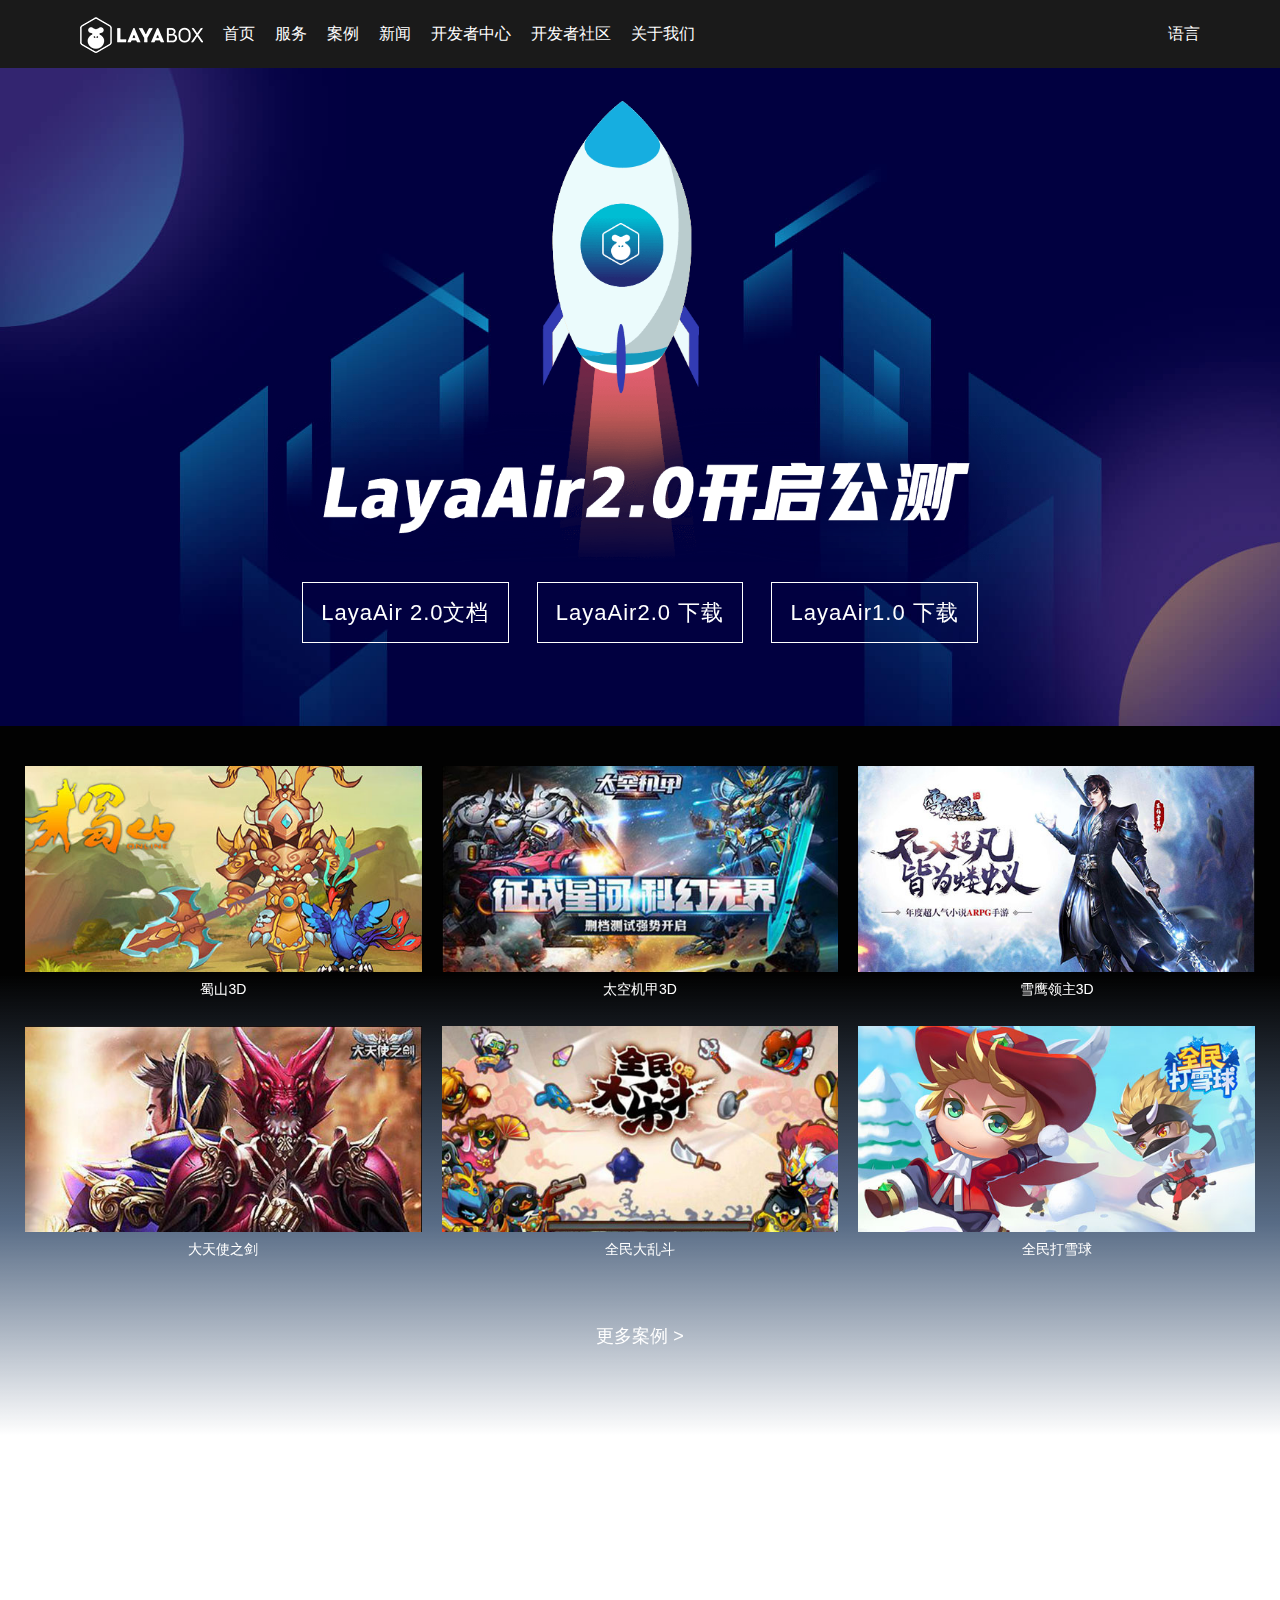
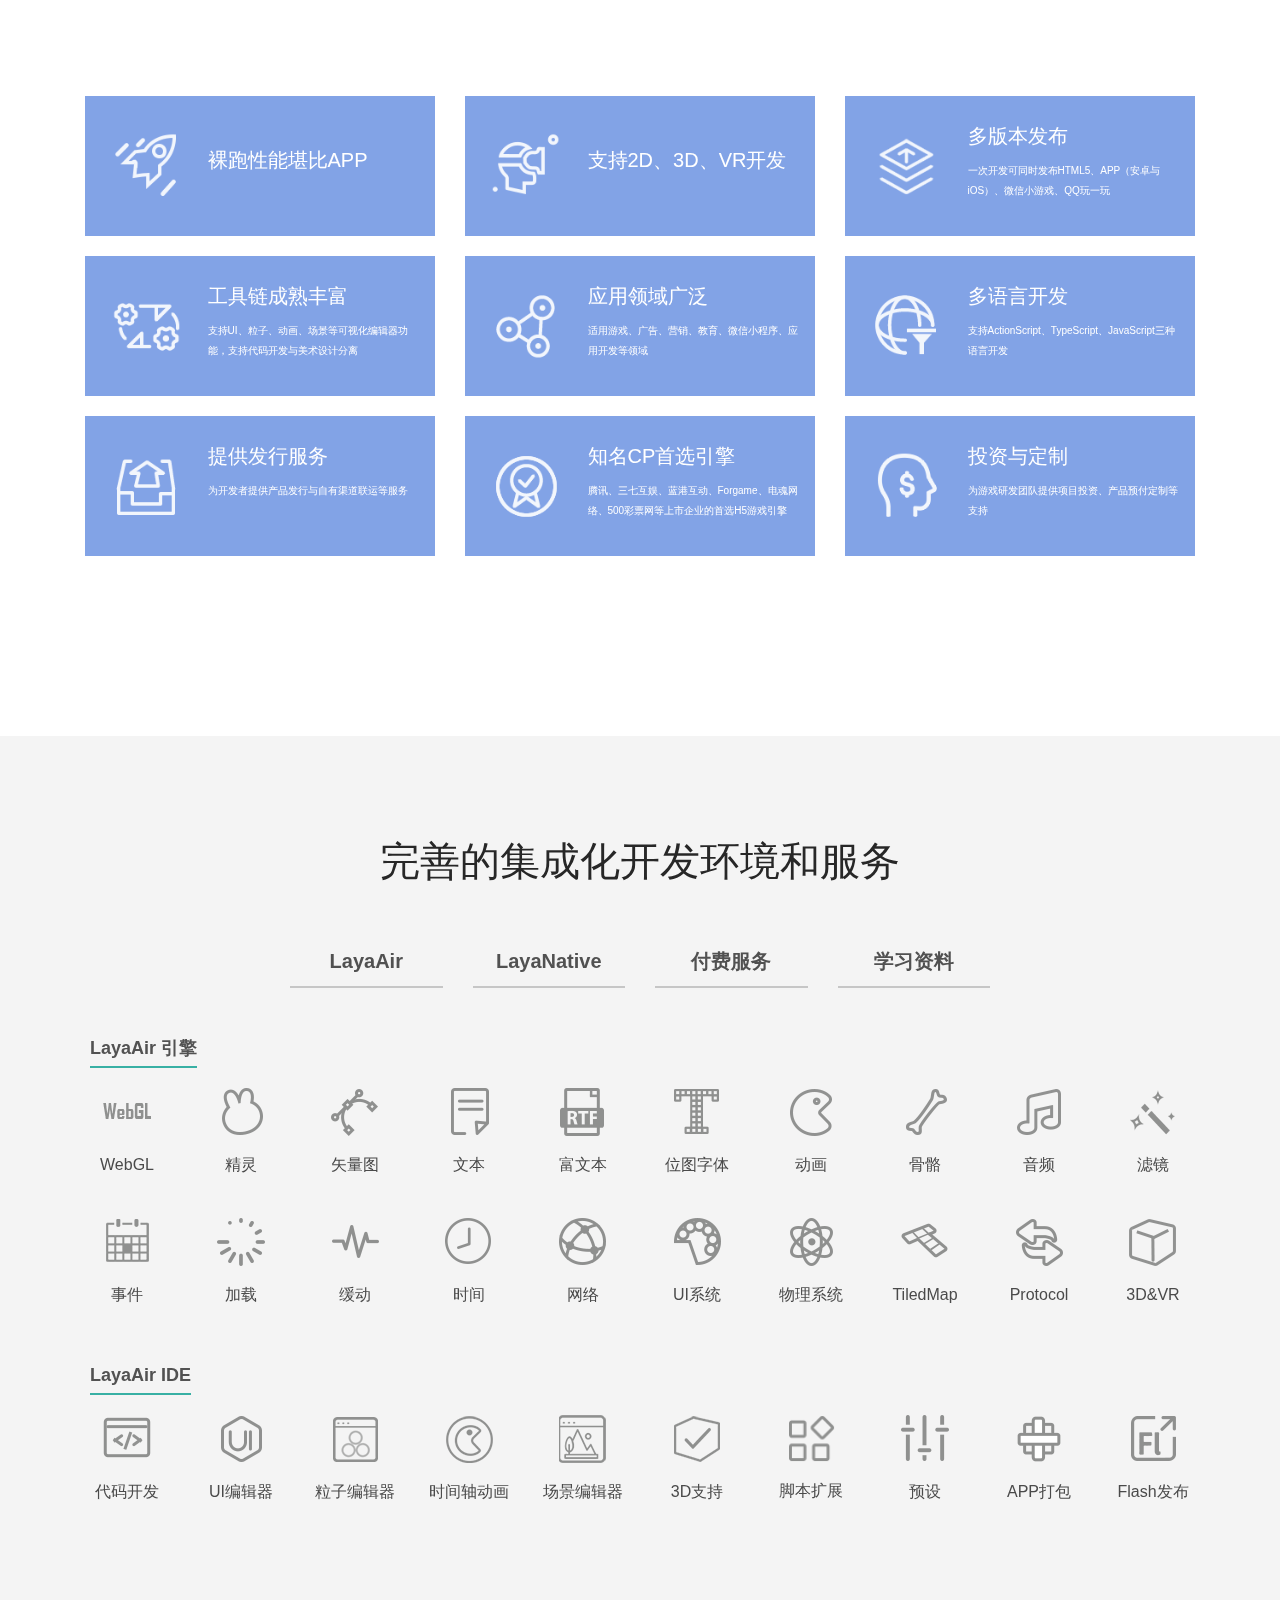
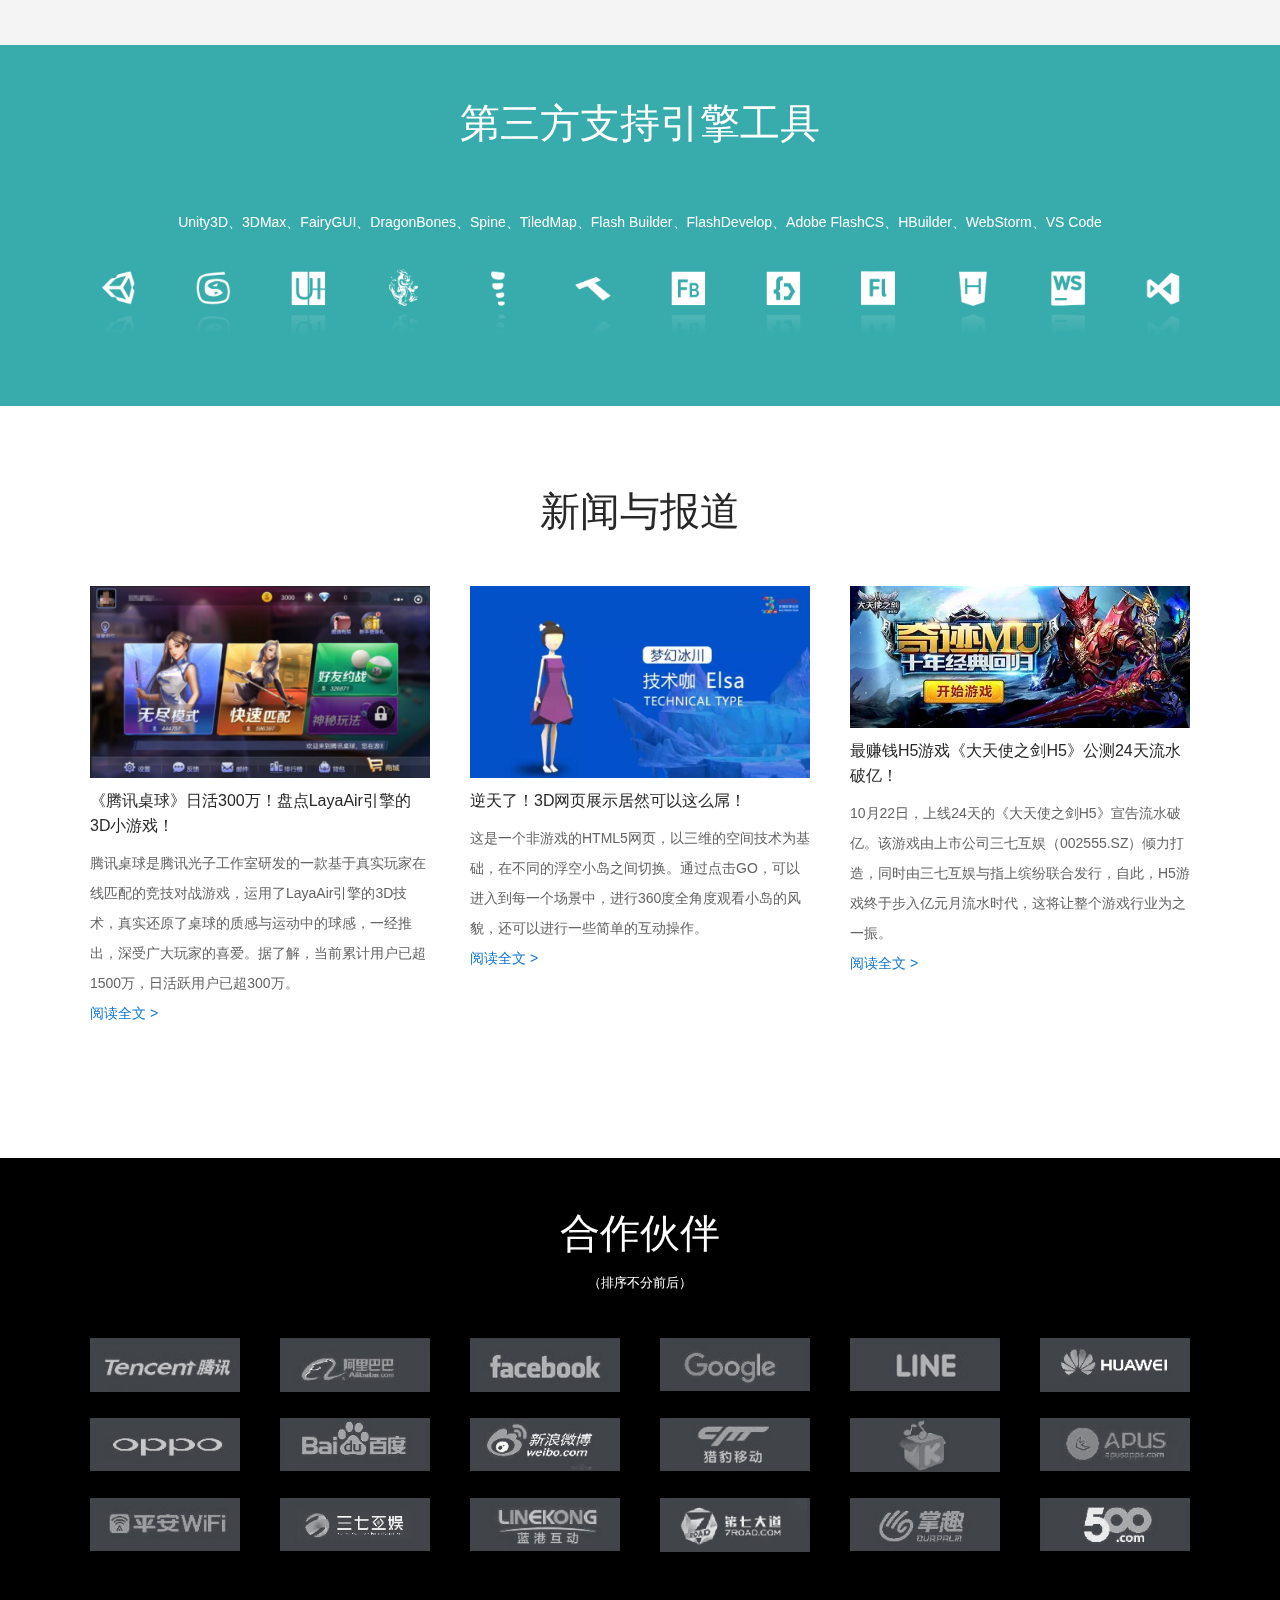
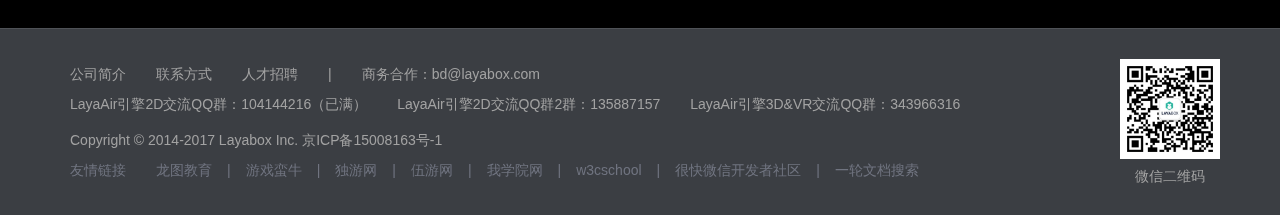
<file: index.html>
<!DOCTYPE html>
<html lang="en">
<head>
	<meta charset="UTF-8">
	<meta name="viewport" content="width=device-width,initial-scale=1,minimum-scale=1,maximum-scale=1,user-scalable=no">
	<title>HTML5游戏引擎Laybox官方网站 | 免费开源 | H5引擎 | 追求极致性能 | 3D VR | AS3 JavaScript TypeScript语言 | LayaAir | LayaFlash | LayaPlayer</title>
	<link rel="shortcut icon" href="img/zjh_favicon.ico"/>
	<link rel="stylesheet" type="text/css" href="css/bootstrap.css">
	<link rel="stylesheet" type="text/css" href="css/bootstrap-theme.css">
	<link rel="stylesheet" type="text/css" href="css/animate.min.css">
	<link rel="stylesheet" type="text/css" href="css/laya.css">
	<link rel="stylesheet" type="text/css" href="css/indexs.css">
	<link rel="stylesheet" type="text/css" href="css/top.css"/>
	<script type="text/javascript" src="js/jquery.js"></script>
	<script type="text/javascript" src="js/bootstrap.js"></script>
	
</head>
<body>
	<!-- 头部 -->
	<nav id="laya_nav">
		<div class="container">
			<div class="navbar_header">
				<!-- 按钮 -->
				<button class="navbar_toggle">三</button>
				<!-- 图片 -->
				<a href="#" class="navbar_bad">
					<img src="img/LAYABOX_Logo.png">
				</a>
			</div>
			<ul class="nav_u">
				<li><a href="index.html">首页</a></li>
				<li><a href="fuwu.html">服务</a></li>
				<li><a href="anli.html">案例</a></li>
				<li><a href="news.html">新闻</a></li>
				<li><a href="developer.html">开发者中心</a></li>
				<li><a href="javascript:;">开发者社区</a></li>
				<li><a href="gywm.html">关于我们</a></li>
			</ul>
			<ul class="nav_u nav_right">
				<li><a href="index.html">语言</a></li>
			</ul>
		</div>
	</nav>
	<!-- 背景 -->
	<div class="backgroundIMG"></div>
	<!-- 内容一 -->
	<section id="laya_content">
		<div class="laya_test">
			<div class="laya_test_main">
				<img src="img/zjh_fire.png">
				<h2>
					<a href="#" title="LayaAir 2.0文档">LayaAir 2.0文档</a>
					<a href="#" title="LayaAir2.0 下载">LayaAir2.0 下载</a>
					<a href="#" title="LayaAir1.0 下载">LayaAir1.0 下载</a>
				</h2>
			</div>
		</div>
		<section class="caseDiv">
			<div class="container-fluid">
				<div class="col-lg-4 col-md-4 col-sm-4 col-xs-6 case wow fadeInRight animated" style="visibility: visible;animation-delay: 100ms;animation-name: fadeInRight;" id="one">
					<div class="case-img">
						<a href="#" target="_blank">
	                        <div class="caseBlack" style="top: -100%;" id="one1">
	                            <img src="img/zjh_qr_7.jpg">
	                            <div class="caseTitle">
	                                蜀山3D
	                                <img class="nav_right" src="img/zjh_nav_right.png">
	                            </div> 
	                        </div>
                    	</a>
                    	<img src="img/zjh_img_10.jpg">
					</div>
					<p class="case-name">蜀山3D</p>
				</div>
				<div class="col-lg-4 col-md-4 col-sm-4 col-xs-6 case wow fadeInRight animated" style="visibility: visible;animation-delay: 150ms;animation-name: fadeInRight;" id="two">
					<div class="case-img">
						<a href="#" target="_blank">
	                        <div class="caseBlack" style="top: -100%;" id="two1">
	                            <img src="img/zjh_qr_11.jpg">
	                            <div class="caseTitle">
	                                太空机甲3D
	                                <img class="nav_right" src="img/zjh_nav_right.png">
	                            </div> 
	                        </div>
                    	</a>
                    	<img src="img/zjh_img_11.jpg">
					</div>
					<p class="case-name">太空机甲3D</p>
				</div>
				<div class="col-lg-4 col-md-4 col-sm-4 col-xs-6 case wow fadeInRight animated" style="visibility: visible;animation-delay: 200ms;animation-name: fadeInRight;" id="three">
					<div class="case-img">
						<a href="#" target="_blank">
	                        <div class="caseBlack" style="top: -100%;" id="three1">
	                            <img src="img/zjh_qr_6.png	">
	                            <div class="caseTitle">
	                                雪鹰领主3D
	                                <img class="nav_right" src="img/zjh_nav_right.png">
	                            </div> 
	                        </div>
                    	</a>
                    	<img src="img/zjh_img_12.jpg">
					</div>
					<p class="case-name">雪鹰领主3D</p>
				</div>
				<div class="col-lg-4 col-md-4 col-sm-4 col-xs-6 case wow fadeInRight animated" style="visibility: visible;animation-delay: 250ms;animation-name: fadeInRight;" id="four">
					<div class="case-img">
						<a href="#" target="_blank">
	                        <div class="caseBlack" style="top: -100%;" id="four1">
	                            <img src="img/zjh_qr_9.png">
	                            <div class="caseTitle">
	                                大天使之剑
	                                <img class="nav_right" src="img/zjh_nav_right.png">
	                            </div> 
	                        </div>
                    	</a>
                    	<img src="img/zjh_img_13.jpg">
					</div>
					<p class="case-name">大天使之剑</p>
				</div>
				<div class="col-lg-4 col-md-4 col-sm-4 col-xs-6 case wow fadeInRight animated" style="visibility: visible;animation-delay: 300ms;animation-name: fadeInRight;" id="five">
					<div class="case-img">
						<a href="#" target="_blank">
	                        <div class="caseBlack" style="top: -100%;" id="five1">
	                            <img src="img/zjh_qr_8.png">
	                            <div class="caseTitle">
	                                全民大乱斗
	                                <img class="nav_right" src="img/zjh_nav_right.png">
	                            </div> 
	                        </div>
                    	</a>
                    	<img src="img/zjh_img_14.jpg">
					</div>
					<p class="case-name">全民大乱斗</p>
				</div>
				<div class="col-lg-4 col-md-4 col-sm-4 col-xs-6 case wow fadeInRight animated" style="visibility: visible;animation-delay: 350ms;animation-name: fadeInRight;" id="six">
					<div class="case-img">
						<a href="#" target="_blank">
	                        <div class="caseBlack" style="top: -100%;" id="six1">
	                            <img src="img/zjh_qr_16.jpg">
	                            <div class="caseTitle">
	                                全民打雪球
	                                <img class="nav_right" src="img/zjh_nav_right.png">
	                            </div> 
	                        </div>
                    	</a>
                    	<img src="img/zjh_img_15.jpg">
					</div>
					<p class="case-name">全民打雪球</p>
				</div>
			</div>
			<div class="case-Title">
	            <p>
	                <a href="#" target="_blank" style="color:white;">
	                    更多案例 &gt;</a>
	            </p>
	        </div>
		</section>
	</section>
	<!-- 内容二 -->
	<section class="advantage">
		<div class="container">
			<div class="advantageTitle">
                LayaAir 优势            
            </div>
            <div class="col-lg-4 col-md-4 col-sm-6 col-xs-12 wow fadeInRight animated" style="visibility: visible;animation-delay: 50ms;animation-name: fadeInRight">
            	<div class="advantageBox">
            		<div class="advantageIMG">
                        <img src="img/zjh_1.png">
                    </div>
                    <div class="advantageFont">
                        <div class="advantageFont2">
                            裸跑性能堪比APP                        
                        </div>
                    </div>
            	</div>
            </div>
            <div class="col-lg-4 col-md-4 col-sm-6 col-xs-12 wow fadeInRight  animated" style="visibility: visible; animation-delay: 100ms; animation-name: fadeInRight;">
                <div class="advantageBox">
                    <div class="advantageIMG">
                        <img src="img/zjh_2.png">
                    </div>
                    <div class="advantageFont">
                        <div class="advantageFont2">
                            支持2D、3D、VR开发                        
                        </div>
                    </div>
                </div>
            </div>
            <div class="col-lg-4 col-md-4 col-sm-6 col-xs-12 wow fadeInRight  animated" style="visibility: visible; animation-delay: 150ms; animation-name: fadeInRight;">
                <div class="advantageBox">
                    <div class="advantageIMG">
                        <img src="img/zjh_3.png">
                    </div>
                    <div class="advantageFont">
                        <div class="advantageFont0">
                            多版本发布                        
                        </div>
                        <div class="advantageFont1">
                            一次开发可同时发布HTML5、APP（安卓与iOS）、微信小游戏、QQ玩一玩                        
                        </div>
                    </div>
                </div>
            </div>
            <div class="col-lg-4 col-md-4 col-sm-6 col-xs-12 wow fadeInRight  animated" style="visibility: visible; animation-delay: 200ms; animation-name: fadeInRight;">
                <div class="advantageBox">
                    <div class="advantageIMG">
                        <img src="img/zjh_4.png">
                    </div>
                    <div class="advantageFont">
                        <div class="advantageFont0">
                            工具链成熟丰富                        
                        </div>
                        <div class="advantageFont1">
                            支持UI、粒子、动画、场景等可视化编辑器功能，支持代码开发与美术设计分离                        
                        </div>
                    </div>
                </div>
            </div>
            <div class="col-lg-4 col-md-4 col-sm-6 col-xs-12 wow fadeInRight  animated" style="visibility: visible; animation-delay: 250ms; animation-name: fadeInRight;">
                <div class="advantageBox">
                    <div class="advantageIMG">
                        <img src="img/zjh_5.png">
                    </div>
                    <div class="advantageFont">
                        <div class="advantageFont0">
                            应用领域广泛                        
                        </div>
                        <div class="advantageFont1">
                            适用游戏、广告、营销、教育、微信小程序、应用开发等领域                        
                        </div>
                    </div>
                </div>
            </div>
            <div class="col-lg-4 col-md-4 col-sm-6 col-xs-12 wow fadeInRight  animated" style="visibility: visible; animation-delay: 300ms; animation-name: fadeInRight;">
                <div class="advantageBox">
                    <div class="advantageIMG">
                        <img src="img/zjh_6.png">
                    </div>
                    <div class="advantageFont">
                        <div class="advantageFont0">
                            多语言开发                        
                        </div>
                        <div class="advantageFont1">
                            支持ActionScript、TypeScript、JavaScript三种语言开发                        
                        </div>
                    </div>
                </div>
            </div>
            <div class="col-lg-4 col-md-4 col-sm-6 col-xs-12 wow fadeInRight  animated" style="visibility: visible; animation-delay: 350ms; animation-name: fadeInRight;">
                <div class="advantageBox">
                    <div class="advantageIMG">
                        <img src="img/zjh_7.png">
                    </div>
                    <div class="advantageFont">
                        <div class="advantageFont0">
                            提供发行服务                        
                        </div>
                        <div class="advantageFont1">
                            为开发者提供产品发行与自有渠道联运等服务                        
                        </div>
                    </div>
                </div>
            </div>
            <div class="col-lg-4 col-md-4 col-sm-6 col-xs-12 wow fadeInRight  animated" style="visibility: visible; animation-delay: 400ms; animation-name: fadeInRight;">
                <div class="advantageBox">
                    <div class="advantageIMG">
                        <img src="img/zjh_8.png">
                    </div>
                    <div class="advantageFont">
                        <div class="advantageFont0">
                            知名CP首选引擎                        
                        </div>
                        <div class="advantageFont1">
                            腾讯、三七互娱、蓝港互动、Forgame、电魂网络、500彩票网等上市企业的首选H5游戏引擎                        
                        </div>
                    </div>
                </div>
            </div>
            <div class="col-lg-4 col-md-4 col-sm-6 col-xs-12 wow fadeInRight  animated" style="visibility: visible; animation-delay: 450ms; animation-name: fadeInRight;">
                <div class="advantageBox">
                    <div class="advantageIMG">
                        <img src="img/zjh_9.png">
                    </div>
                    <div class="advantageFont">
                        <div class="advantageFont0">
                            投资与定制                        
                        </div>
                        <div class="advantageFont1">
                            为游戏研发团队提供项目投资、产品预付定制等支持                        
                        </div>
                    </div>
                </div>
            </div>
		</div>
	</section>
	<!-- 内容三 -->
	<section class="service">
		<div class="serviceTitle">
            完善的集成化开发环境和服务        
        </div>
        <div class="serviceClass">
            <div class="col-lg-3 col-md-3 col-sm-3 col-xs-6">
                <div name="LayaAir" class="ClassBox" id="box1">
                    LayaAir                
                </div>
            </div>
            <div class="col-lg-3 col-md-3 col-sm-3 col-xs-6">
                <div name="LayaNative" class="ClassBox" id="box2">
                    LayaNative                
                </div>
            </div>
            <div class="col-lg-3 col-md-3 col-sm-3 col-xs-6">
                <div name="PayServices" class="ClassBox" id="box3">
                    付费服务                
                </div>
            </div>
            <div class="col-lg-3 col-md-3 col-sm-3 col-xs-6">
                <div name="LearningMaterials" class="ClassBox" id="box4">
                    学习资料                
                </div>
            </div>
        </div>
        <div class="classBox1 classBoxScroll" style="display: block;">
            <div class="container">
                <div class="classBox1-title">
                    <div>LayaAir 引擎</div>
                </div>
                <div class="imgBox">
                    <div class="layaairBox">
                        <img src="img/1.png">
                        <p>
                            WebGL                        </p>
                    </div>
                    <div class="layaairBox">
                        <img src="img/2.png">
                        <p>
                            精灵                        </p>
                    </div>
                    <div class="layaairBox">
                        <img src="img/3.png">
                        <p>
                            矢量图                        </p>
                    </div>
                    <div class="layaairBox">
                        <img src="img/4.png">
                        <p>
                            文本                        </p>
                    </div>
                    <div class="layaairBox">
                        <img src="img/5.png">
                        <p>
                            富文本                        </p>
                    </div>
                    <div class="layaairBox">
                        <img src="img/6.png">
                        <p>
                            位图字体                        </p>
                    </div>
                    <div class="layaairBox">
                        <img src="img/7.png">
                        <p>
                            动画                        </p>
                    </div>
                    <div class="layaairBox">
                        <img src="img/8.png">
                        <p>
                            骨骼                        </p>
                    </div>
                    <div class="layaairBox">
                        <img src="img/9.png">
                        <p>
                            音频                        </p>
                    </div>
                    <div class="layaairBox">
                        <img src="img/10.png">
                        <p>
                            滤镜                        </p>
                    </div>
                    <div class="layaairBox">
                        <img src="img/11.png">
                        <p>
                            事件                        </p>
                    </div>
                    <div class="layaairBox">
                        <img src="img/12.png">
                        <p>
                            加载                        </p>
                    </div>
                    <div class="layaairBox">
                        <img src="img/13.png">
                        <p>
                            缓动                        </p>
                    </div>
                    <div class="layaairBox">
                        <img src="img/14.png">
                        <p>
                            时间                        </p>
                    </div>
                    <div class="layaairBox">
                        <img src="img/15.png">
                        <p>
                            网络                        </p>
                    </div>
                    <div class="layaairBox">
                        <img src="img/16.png">
                        <p>
                            UI系统                        </p>
                    </div>
                    <div class="layaairBox">
                        <img src="img/17.png">
                        <p>
                            物理系统                        </p>
                    </div>
                    <div class="layaairBox">
                        <img src="img/18.png">
                        <p>
                            TiledMap                        </p>
                    </div>
                    <div class="layaairBox">
                        <img src="img/19.png">
                        <p>
                            Protocol                        </p>
                    </div>
                    <div class="layaairBox">
                        <img src="img/20.png">
                        <p>
                            3D&amp;VR                        </p>
                    </div>
                </div>
            </div>
            <div class="container">
                <div class="classBox1-title">
                    <div>LayaAir IDE</div>
                </div>
                <div class="imgBox">
                    <div class="layaairBox">
                        <img src="img/21.png">
                        <p>
                            代码开发                        </p>
                    </div>
                    <div class="layaairBox">
                        <img src="img/22.png">
                        <p>
                            UI编辑器                        </p>
                    </div>
                    <div class="layaairBox">
                        <img src="img/23.png">
                        <p>
                            粒子编辑器                        </p>
                    </div>
                    <div class="layaairBox">
                        <img src="img/24.png">
                        <p>
                            时间轴动画                        </p>
                    </div>
                    <div class="layaairBox">
                        <img src="img/25.png">
                        <p>
                            场景编辑器                        </p>
                    </div>
                    <div class="layaairBox">
                        <img src="img/26.png">
                        <p>
                            3D支持                        </p>
                    </div>
                    <div class="layaairBox">
                        <img src="img/27.png">
                        <p>
                            脚本扩展                        </p>
                    </div>
                    <div class="layaairBox">
                        <img src="img/28.png">
                        <p>
                            预设                        </p>
                    </div>
                    <div class="layaairBox">
                        <img src="img/29.png">
                        <p>
                            APP打包                        </p>
                    </div>
                    <div class="layaairBox">
                        <img src="img/30.png">
                        <p>
                            Flash发布                        </p>
                    </div>
                </div>
            </div>
        </div>
        <div class="classBox2 classBoxScroll" style="display: none;">
            <div class="container">
                <div class="col-lg-3 col-md-3 col-sm-3 col-xs-6">
                    <a href="#" target="_blank">
                        <div class="classBox2Box">
                            <img src="img/z1.png">
                            <p>
                                H5运行器                            </p>
                        </div>
                    </a>
                </div>
                <div class="col-lg-3 col-md-3 col-sm-3 col-xs-6">
                    <a href="#" target="_blank">
                        <div class="classBox2Box">
                            <img src="img/z2.png">
                            <p>
                                安卓打包                            </p>
                        </div>
                    </a>
                </div>
                <div class="col-lg-3 col-md-3 col-sm-3 col-xs-6">
                    <a href="#" target="_blank">
                        <div class="classBox2Box">
                            <img src="img/z3.png">
                            <p>
                                IOS打包                            </p>
                        </div>
                    </a>
                </div>
                <div class="col-lg-3 col-md-3 col-sm-3 col-xs-6">
                    <a href="#" target="_blank">
                        <div class="classBox2Box">
                            <img src="img/z4.png">
                            <p>
                                一键打包对接工具                            </p>
                        </div>
                    </a>
                </div>
            </div>
        </div>
        <div class="classBox3 classBoxScroll" style="display: none;">
            <div class="container">
                <div class="classBox3Box clearfix">
                    <div class="col-lg-6 col-md-6 col-sm-6 col-xs-12 classBox3Box-div">
                        <div href="" class="classBox3Box-a1 classBox3Box-a">
                            <h3>引擎培训</h3>
                            <p>线上与线下的引擎培训</p>
                        </div>
                    </div>

                    <div class="col-lg-6 col-md-6 col-sm-6 col-xs-12 classBox3Box-div">
                        <div href="" class="classBox3Box-a2 classBox3Box-a">
                            <h3>定制研发</h3>
                            <p>以引擎方的技术优势开展联合研发与定制研发</p>
                        </div>
                    </div>
                    <div class="col-lg-6 col-md-6 col-sm-6 col-xs-12 classBox3Box-div">
                        <div href="" class="classBox3Box-a3 classBox3Box-a">
                            <h3>技术服务</h3>
                            <p>即时答疑、功能定制、性能优化等技术服务</p>
                        </div>
                    </div>
                    <div class="col-lg-6 col-md-6 col-sm-6 col-xs-12 classBox3Box-div">
                        <div href="" class="classBox3Box-a4 classBox3Box-a">
                            <h3>发行支持</h3>
                            <p>国内腾讯与海外Facebook等主流渠道的上线发行支持</p>
                        </div>
                    </div>
                </div>
            </div>
        </div>
        <div class="classBox4 classBoxScroll" style="display: none;">
            <div class="container">
                <div class="classBox4Box">
                    <div class="col-lg-3 col-md-3 col-sm-3 col-xs-12">
                        <a target="_blank" href="#">
                            <img src="img/j_1.png">
                            <p>
                                引擎API                            </p>
                        </a>
                    </div>
                    <div class="col-lg-3 col-md-3 col-sm-3 col-xs-12">
                        <a target="_blank" href="#">
                            <img src="img/j_2.png">
                            <p>
                                示例DEMO                            </p>
                        </a>
                    </div>
                    <div class="col-lg-3 col-md-3 col-sm-3 col-xs-12">
                        <a target="_blank" href="#">
                            <img src="img/j_3.png">
                            <p>
                                教学文档                            </p>
                        </a>
                    </div>
                    <div class="col-lg-3 col-md-3 col-sm-3 col-xs-12">
                        <a target="_blank" href="#">
                            <img src="img/j_4.png">
                            <p>
                                问答社区                            </p>
                        </a>
                    </div>
                </div>
            </div>
        </div>
	</section>
	<!-- 内容四 -->
	<section class="thirdparty">
        <div class="container">
            <div class="thirdpartyTitle">
                第三方支持引擎工具            </div>
            <div class="thirdpartyBrief">
                Unity3D、3DMax、FairyGUI、DragonBones、Spine、TiledMap、Flash Builder、FlashDevelop、Adobe FlashCS、HBuilder、WebStorm、VS Code            </div>
            <div class="col-lg-1 col-md-1 col-sm-3 col-xs-4 wow fadeInUp  animated" data-wow-delay="50ms" style="visibility: visible; animation-delay: 50ms; animation-name: fadeInUp;">
                <div class="imgBox">
                    <img src="img/z_one.png">
                    <img src="img/z_one1.png">
                </div>
            </div>
            <div class="col-lg-1 col-md-1 col-sm-3 col-xs-4 wow fadeInUp  animated" data-wow-delay="100ms" style="visibility: visible; animation-delay: 100ms; animation-name: fadeInUp;">
                <div class="imgBox">
                    <img src="img/z_two.png">
                    <img src="img/z_two1.png">
                </div>
            </div>
            <div class="col-lg-1 col-md-1 col-sm-3 col-xs-4 wow fadeInUp  animated" data-wow-delay="150ms" style="visibility: visible; animation-delay: 150ms; animation-name: fadeInUp;">
                <div class="imgBox">
                    <img src="img/z_three.png">
                    <img src="img/z_three1.png">
                </div>
            </div>
            <div class="col-lg-1 col-md-1 col-sm-3 col-xs-4 wow fadeInUp  animated" data-wow-delay="200ms" style="visibility: visible; animation-delay: 200ms; animation-name: fadeInUp;">
                <div class="imgBox">
                    <img src="img/z_four.png">
                    <img src="img/z_four1.png">
                </div>
            </div>
            <div class="col-lg-1 col-md-1 col-sm-3 col-xs-4 wow fadeInUp  animated" data-wow-delay="250ms" style="visibility: visible; animation-delay: 250ms; animation-name: fadeInUp;">
                <div class="imgBox">
                    <img src="img/z_five.png">
                    <img src="img/z_five1.png">
                </div>
            </div>
            <div class="col-lg-1 col-md-1 col-sm-3 col-xs-4 wow fadeInUp  animated" data-wow-delay="300ms" style="visibility: visible; animation-delay: 300ms; animation-name: fadeInUp;">
                <div class="imgBox">
                    <img src="img/z_six.png">
                    <img src="img/z_six1.png">
                </div>
            </div>
            <div class="col-lg-1 col-md-1 col-sm-3 col-xs-4 wow fadeInUp  animated" data-wow-delay="350ms" style="visibility: visible; animation-delay: 350ms; animation-name: fadeInUp;">
                <div class="imgBox">
                    <img src="img/z_seven.png">
                    <img src="img/z_seven1.png">
                </div>
            </div>
            <div class="col-lg-1 col-md-1 col-sm-3 col-xs-4 wow fadeInUp  animated" data-wow-delay="400ms" style="visibility: visible; animation-delay: 400ms; animation-name: fadeInUp;">
                <div class="imgBox">
                    <img src="img/z_eight.png">
                    <img src="img/z_eight1.png">
                </div>
            </div>
            <div class="col-lg-1 col-md-1 col-sm-3 col-xs-4 wow fadeInUp  animated" data-wow-delay="450ms" style="visibility: visible; animation-delay: 450ms; animation-name: fadeInUp;">
                <div class="imgBox">
                    <img src="img/z_nine.png">
                    <img src="img/z_nine1.png">
                </div>
            </div>
            <div class="col-lg-1 col-md-1 col-sm-3 col-xs-4 wow fadeInUp  animated" data-wow-delay="500ms" style="visibility: visible; animation-delay: 500ms; animation-name: fadeInUp;">
                <div class="imgBox">
                    <img src="img/z_ten.png">
                    <img src="img/z_ten1.png">
                </div>
            </div>
            <div class="col-lg-1 col-md-1 col-sm-3 col-xs-4 wow fadeInUp  animated" data-wow-delay="550ms" style="visibility: visible; animation-delay: 550ms; animation-name: fadeInUp;">
                <div class="imgBox">
                    <img src="img/z_ele.png">
                    <img src="img/z_ele1.png">
                </div>
            </div>
            <div class="col-lg-1 col-md-1 col-sm-3 col-xs-4 wow fadeInUp  animated" data-wow-delay="600ms" style="visibility: visible; animation-delay: 600ms; animation-name: fadeInUp;">
                <div class="imgBox">
                    <img src="img/z_twt.png">
                    <img src="img/z_twt1.png">
                </div>
            </div>
        </div>
    </section>
    <!-- 内容五 -->
    <section class="news">
        <div class="newsTitle">
            新闻与报道        
        </div>
        <div class="container">
        	<div class="col-lg-4 col-md-4 col-sm-4 col-xs-12">
        		<div class="newsBox">
        			<a href="#" target="_blank">
        				<img src="img/h_1.png">
        				<div class="newsBoxTitle">《腾讯桌球》日活300万！盘点LayaAir引擎的3D小游戏！</div>
        			</a>
        			<div class="newsBoxCentent">腾讯桌球是腾讯光子工作室研发的一款基于真实玩家在线匹配的竞技对战游戏，运用了LayaAir引擎的3D技术，真实还原了桌球的质感与运动中的球感，一经推出，深受广大玩家的喜爱。据了解，当前累计用户已超1500万，日活跃用户已超300万。<br><a class="more" href="#" target="_blank">阅读全文 &gt;</a>
        			</div>
        		</div>
        	</div>
        	<div class="col-lg-4 col-md-4 col-sm-4 col-xs-12">
        		<div class="newsBox">
        			<a href="#" target="_blank">
        				<img src="img/h_2.jpg">
        				<div class="newsBoxTitle">逆天了！3D网页展示居然可以这么屌！</div>
        			</a>
        			<div class="newsBoxCentent">这是一个非游戏的HTML5网页，以三维的空间技术为基础，在不同的浮空小岛之间切换。通过点击GO，可以进入到每一个场景中，进行360度全角度观看小岛的风貌，还可以进行一些简单的互动操作。<br><a class="more" href="#" target="_blank">阅读全文 &gt;</a>
        			</div>
        		</div>
        	</div>
        	<div class="col-lg-4 col-md-4 col-sm-4 col-xs-12">
        		<div class="newsBox">
        			<a href="#" target="_blank">
        				<img src="img/h_3.png">
        				<div class="newsBoxTitle">最赚钱H5游戏《大天使之剑H5》公测24天流水破亿！</div>
        			</a>
        			<div class="newsBoxCentent"> 10月22日，上线24天的《大天使之剑H5》宣告流水破亿。该游戏由上市公司三七互娱（002555.SZ）倾力打造，同时由三七互娱与指上缤纷联合发行，自此，H5游戏终于步入亿元月流水时代，这将让整个游戏行业为之一振。<br><a class="more" href="#" target="_blank">阅读全文 &gt;</a>
        			</div>
        		</div>
        	</div>
        </div>
    </section>
    <!-- 底部 -->
	<section class="cooperation">
		<div class="bot_title">合作伙伴</div>
		<div class="ranking">（排序不分前后）</div>
		<div class="container">
			<div class="col-lg-2 col-md-2 col-sm-4 col-xs-6"><img src="img/1.jpg"></div>
			<div class="col-lg-2 col-md-2 col-sm-4 col-xs-6"><img src="img/2.jpg"></div>
			<div class="col-lg-2 col-md-2 col-sm-4 col-xs-6"><img src="img/3.jpg"></div>
			<div class="col-lg-2 col-md-2 col-sm-4 col-xs-6"><img src="img/4.jpg"></div>
			<div class="col-lg-2 col-md-2 col-sm-4 col-xs-6"><img src="img/5.jpg"></div>
			<div class="col-lg-2 col-md-2 col-sm-4 col-xs-6"><img src="img/6.jpg"></div>
			<div class="col-lg-2 col-md-2 col-sm-4 col-xs-6"><img src="img/7.jpg"></div>
			<div class="col-lg-2 col-md-2 col-sm-4 col-xs-6"><img src="img/8.jpg"></div>
			<div class="col-lg-2 col-md-2 col-sm-4 col-xs-6"><img src="img/9.jpg"></div>
			<div class="col-lg-2 col-md-2 col-sm-4 col-xs-6"><img src="img/10.jpg"></div>
			<div class="col-lg-2 col-md-2 col-sm-4 col-xs-6"><img src="img/11.jpg"></div>
			<div class="col-lg-2 col-md-2 col-sm-4 col-xs-6"><img src="img/12.jpg"></div>
			<div class="col-lg-2 col-md-2 col-sm-4 col-xs-6"><img src="img/13.jpg"></div>
			<div class="col-lg-2 col-md-2 col-sm-4 col-xs-6"><img src="img/14.jpg"></div>
			<div class="col-lg-2 col-md-2 col-sm-4 col-xs-6"><img src="img/15.jpg"></div>
			<div class="col-lg-2 col-md-2 col-sm-4 col-xs-6"><img src="img/16.jpg"></div>
			<div class="col-lg-2 col-md-2 col-sm-4 col-xs-6"><img src="img/17.jpg"></div>
			<div class="col-lg-2 col-md-2 col-sm-4 col-xs-6"><img src="img/18.jpg"></div>
		</div>
	</section>
	<footer id="laya_foot" style="position: relative;">
		<div class="container">
			<div class="foot_div_1">
				<a href="#"><p>公司简介</p></a>
				<a href="#"><p>联系方式</p></a>
				<a href="#"><p>人才招聘</p></a>
			</div>
			<div class="foot_div_2">
				<p>|</p>
				<p>商务合作：bd@layabox.com</p>
			</div>
			<div class="foot_div_2">
				<p>LayaAir引擎2D交流QQ群：104144216（已满）</p>
				<p>LayaAir引擎2D交流QQ群2群：135887157</p>
				<p>LayaAir引擎3D&VR交流QQ群：343966316</p>
			</div>
			<div class="foot_div_3">
				<p>Copyright © 2014-2017 Layabox Inc. 京ICP备15008163号-1</p>
			</div>
			<div class="foot_div_4">
				<p class="friendship">友情链接</p>
				<a href="#"><p>龙图教育</p></a>
				<p class="pline">|</p>
				<a href="#"><p>游戏蛮牛</p></a>
				<p class="pline">|</p>
				<a href="#"><p>独游网</p></a>
				<p class="pline">|</p>
				<a href="#"><p>伍游网</p></a>
				<p class="pline">|</p>
				<a href="#"><p>我学院网</p></a>
				<p class="pline">|</p>
				<a href="#"><p>w3cschool</p></a>
				<p class="pline">|</p>
				<a href="#"><p>很快微信开发者社区</p></a>
				<p class="pline">|</p>
				<a href="#"><p>一轮文档搜索</p></a>
			</div>
			<div class="wx">
				<img src="img/LAYABOX_QRcode.jpg">
				<p>微信二维码</p>
			</div>
		</div>
	</footer>



	<script type="text/javascript" src="js/index.js"></script>
</body>
</html>
</file>
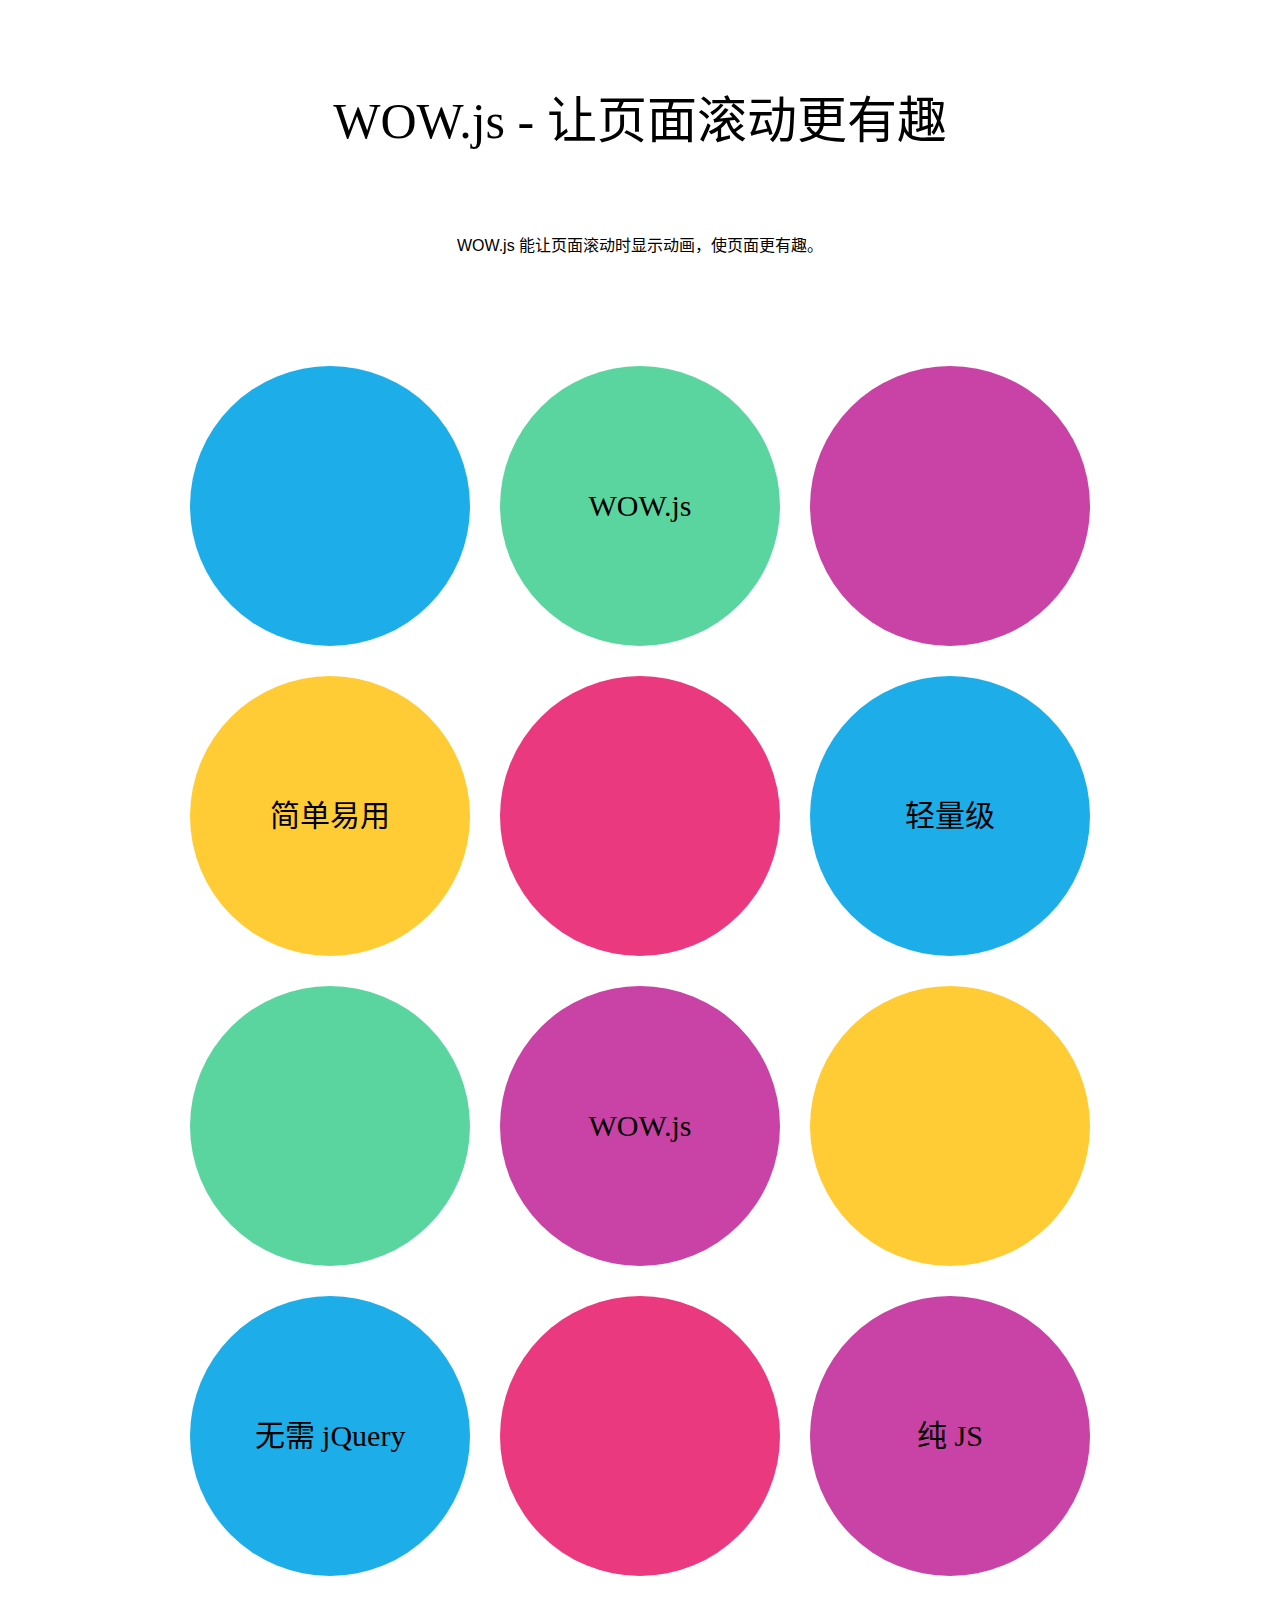
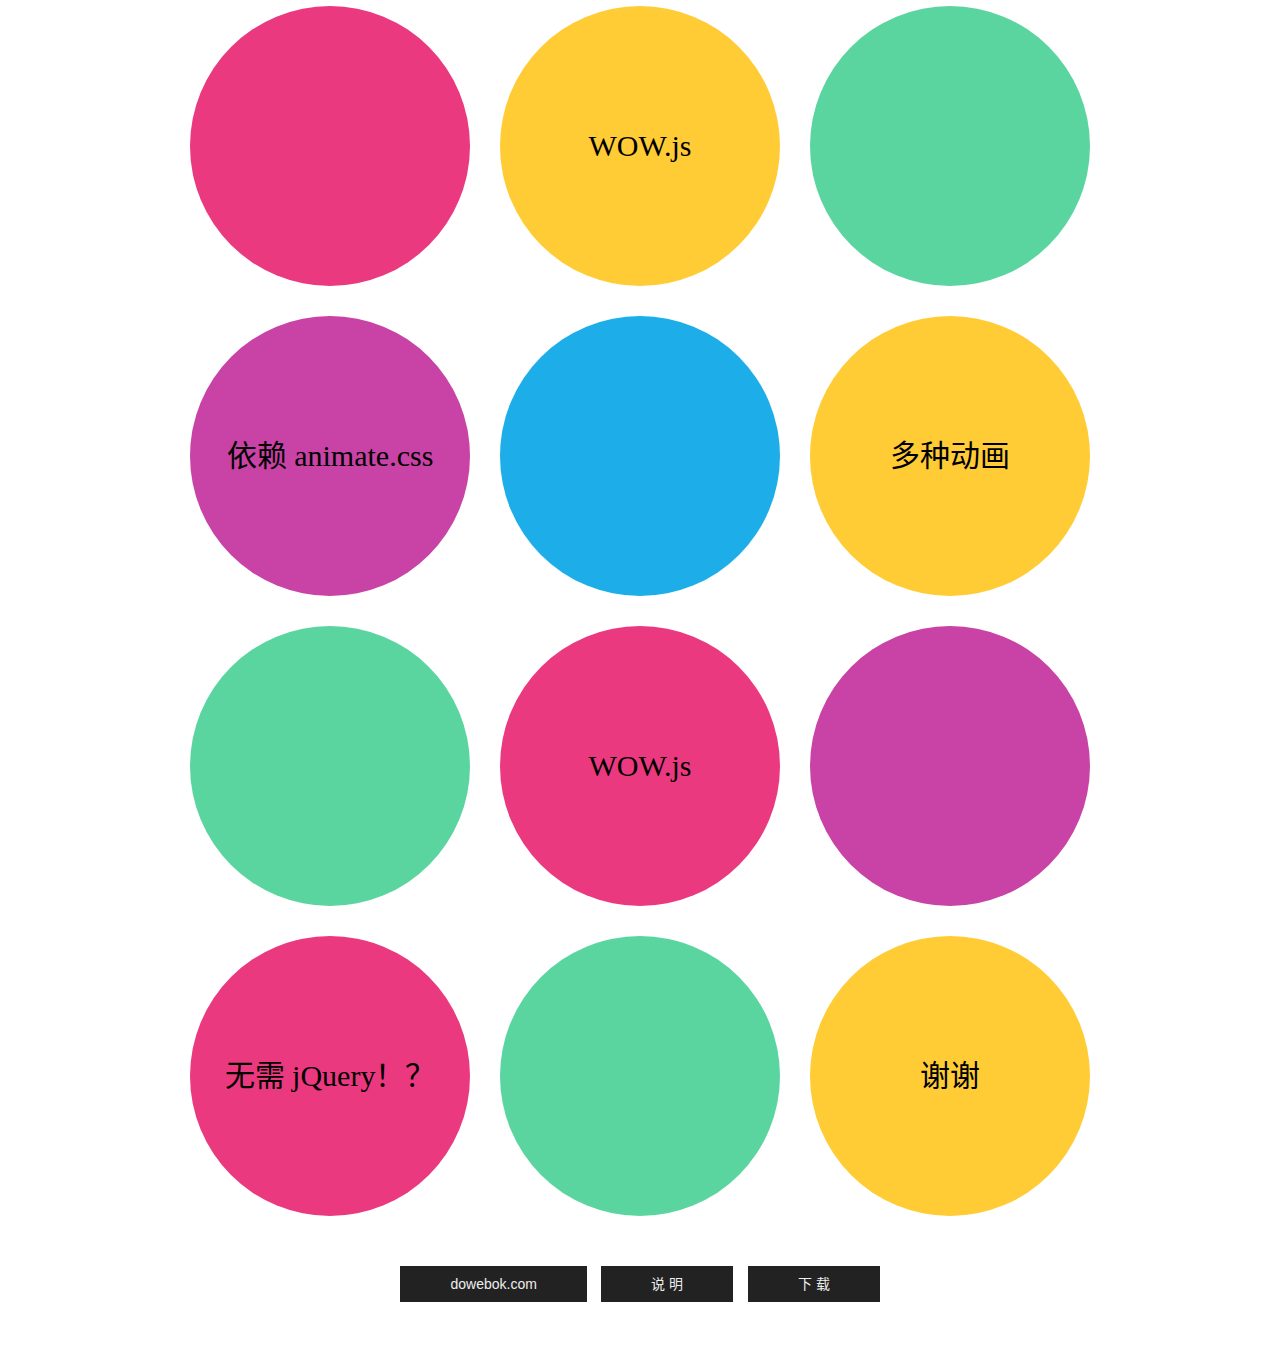
<file: LFTkaifazhe/wow/index.html>
<!DOCTYPE html>
<html lang="zh-CN">
<head>
<meta charset="utf-8">
<title>WOW.js演示_dowebok</title>
<link rel="stylesheet" href="css/animate.css">
<style>
* { margin: 0; padding: 0;}
body { overflow-x: hidden; font-family: "Microsoft Yahei";}
body h1 { width: 100%; margin: 80px 0; font-size: 50px; font-weight: 500; text-align: center;}
body .txt { margin: 80px 0; font-size: 16px; text-align: center;}
.dowebok { margin: 0 auto;}
.dowebok ul { list-style-type: none;}
.dowebok .row { font-size: 0; text-align: center;}
.dowebok .wow { display: inline-block; width: 280px; height: 280px; margin: 30px 15px 0; border-radius: 50%; font: 30px/280px "Microsoft Yahei"; vertical-align: top; *display: inline; zoom: 1;}
.bg-green { background: #5bd5a0;}
.bg-blue { background: #1daee9;}
.bg-purple { background: #c843a5;}
.bg-red { background: #eb3980;}
.bg-yellow { background: #ffcc35;}
</style>
</head>

<body>
<h1>WOW.js - 让页面滚动更有趣</h1>

<p class="txt">WOW.js 能让页面滚动时显示动画，使页面更有趣。</p>

<div class="dowebok">
	<div class="row">
		<div class="wow rollIn bg-blue"></div>
		<div class="wow bounceInDown bg-green">WOW.js</div>
		<div class="wow lightSpeedIn bg-purple"></div>
	</div>

	<div class="row">
		<div class="wow rollIn bg-yellow" data-wow-delay="0.5s">简单易用</div>
		<div class="wow pulse bg-red" data-wow-iteration="5" data-wow-duration="0.15s"></div>
		<div class="wow bounceInRight bg-blue">轻量级</div>
	</div>

	<div class="row">
		<div class="wow bounceInLeft bg-green"></div>
		<div class="wow flipInX bg-purple">WOW.js</div>
		<div class="wow bounceInRight bg-yellow"></div>
	</div>

	<div class="row">
		<div class="wow rollIn bg-blue">无需 jQuery</div>
		<div class="wow shake bg-red" data-wow-iteration="5" data-wow-duration="0.15s"></div>
		<div class="wow swing bg-purple" data-wow-iteration="2">纯 JS</div>
	</div>

	<div class="row">
		<div class="wow rollIn bg-red"></div>
		<div class="wow bounceInU bg-yellow" data-wow-delay="0.5s">WOW.js</div>
		<div class="wow lightSpeedIn bg-green" data-wow-delay="0.5s" data-wow-duration="0.15s"></div>
	</div>

	<div class="row">
		<div class="wow bounceInLeft bg-purple">依赖 animate.css</div>
		<div class="wow pulse bg-blue" data-wow-iteration="5" data-wow-duration="0.25s"></div>
		<div class="wow lightSpeedIn bg-yellow">多种动画</div>
	</div>

	<div class="row">
		<div class="wow bounce bg-green" data-wow-iteration="5" data-wow-duration="0.15s"></div>
		<div class="wow bounceInUp bg-red">WOW.js</div>
		<div class="wow bounceInRight bg-purple"></div>
	</div>

	<div class="row">
		<div class="wow rollIn bg-red" data-wow-delay="0.5s">无需 jQuery！？</div>
		<div class="wow bounceInDown bg-green" data-wow-delay="1s"></div>
		<div class="wow bounceInRight bg-yellow" data-wow-delay="1.5s">谢谢</div>
	</div>
</div>

<script src="http://cdn.dowebok.com/131/js/wow.min.js"></script>
<script>
if (!(/msie [6|7|8|9]/i.test(navigator.userAgent))){
	new WOW().init();
};
</script>










<!-- 以下是统计及其他信息，与演示无关，不必理会 -->
<p class="vad">
	<a href="http://www.dowebok.com/" target="_blank">dowebok.com</a>
	<a href="http://www.dowebok.com/131.html" target="_blank">说 明</a>
	<a href="http://www.dowebok.com/131.html" target="_blank">下 载</a>
</p>

<style>
* { margin: 0; padding: 0;}
body { font-family: Consolas,arial,"宋体";}
h1 { width: 900px; margin: 40px auto; font: 32px "Microsoft Yahei"; text-align: center;}
.explain, .dowebok-explain { margin-top: 20px; font-size: 14px; text-align: center; color: #f50;}

.vad { margin: 50px 0 5px; padding-bottom: 60px; font-family: Consolas,arial,宋体; text-align:center;}
.vad a { display: inline-block; height: 36px; line-height: 36px; margin: 0 5px; padding: 0 50px; font-size: 14px; text-align:center; color:#eee; text-decoration: none; background-color: #222;}
.vad a:hover { color: #fff; background-color: #000;}
.thead { width: 728px; height: 90px; margin: 0 auto; border-bottom: 40px solid transparent;}

.code { position: relative; margin-top: 100px; padding-top: 41px;}
.code h3 { position: absolute; top: 0; z-index: 10; width: 100px; height: 40px; font: 16px/40px "Microsoft Yahei"; text-align: center; cursor: pointer;}
.code .cur { border: 1px solid #f0f0f0; border-bottom: 1px solid #f8f8f8; background-color: #f8f8f8;}
.code .h31 { left: 0;}
.code .h32 { left: 102px;}
.code .h33 { left: 204px;}
.code .h34 { left: 306px;}
.code { width: 900px; margin-left: auto; margin-right: auto;}
pre { padding: 15px 0; border: 1px solid #f0f0f0; background-color: #f8f8f8;}
.f-dn { display: none;}
</style>

</body>
</html>
</file>
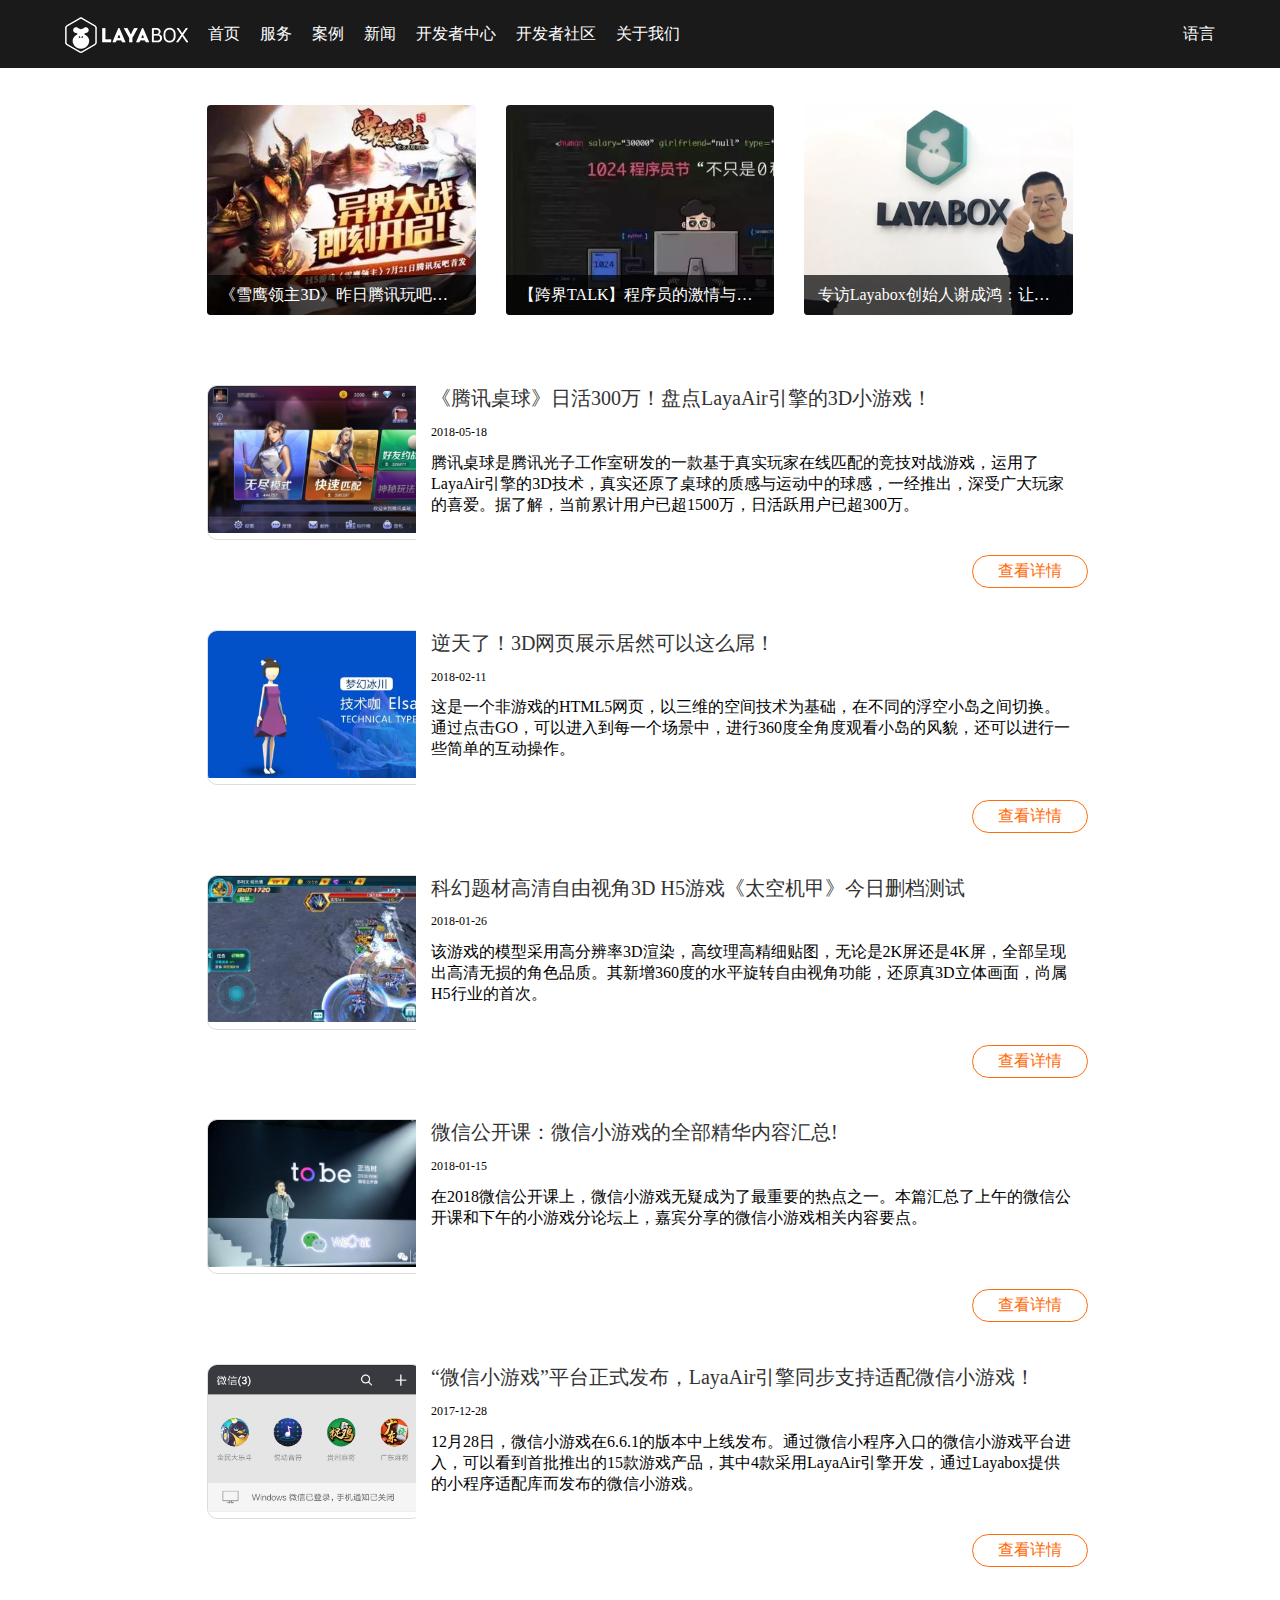
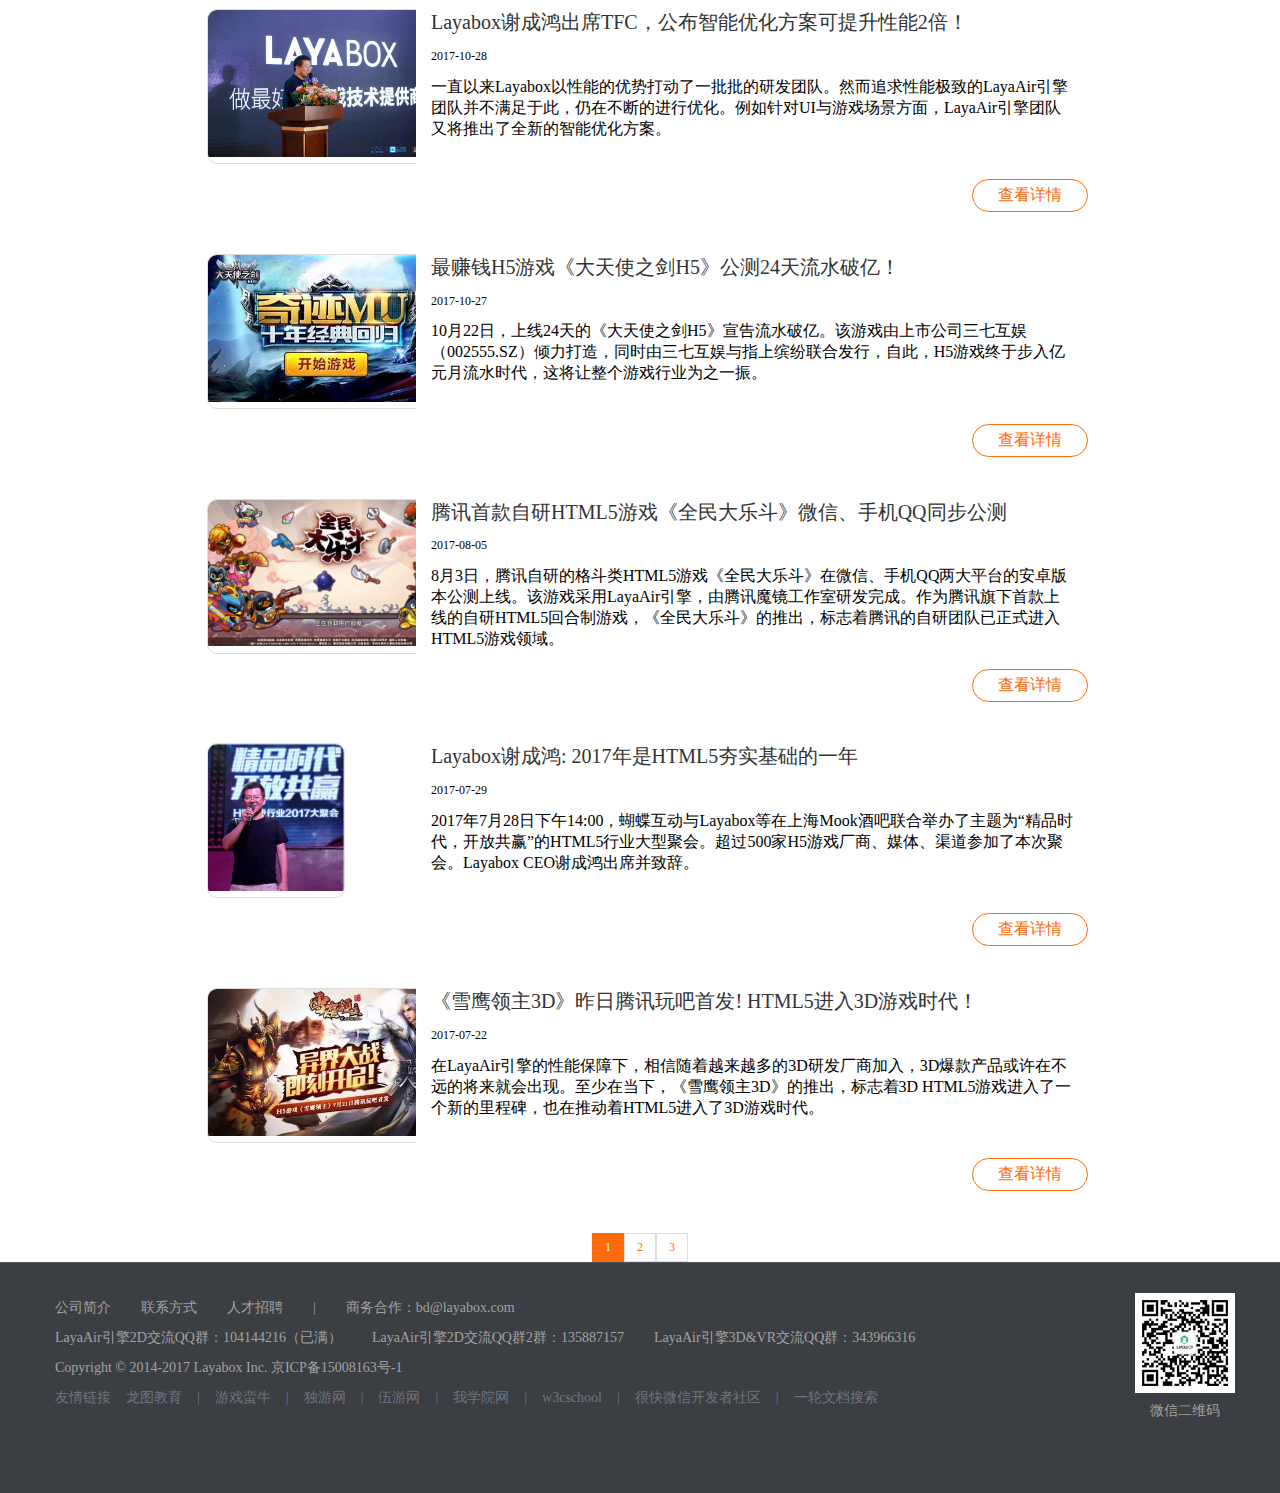
<file: news.html>
<!DOCTYPE html>
<html>
	<title>Laya_新闻</title>
	<meta charset="utf-8">
	<meta name="viewport" content="width=device-width,initial-scale=1,minimum-scale=1,maximum-scale=1,user-scalable=no">
	<meta http-equiv="X-UA-Compatible" content="IE=EDGE,Chrome=1;">
	<link rel="stylesheet" type="text/css" href="css/top.css"/>
	<link rel="stylesheet" type="text/css" href="css/news.css">
	<link rel="stylesheet" type="text/css" href="foot/css/foot.css"/>
	<link rel="shortcut icon" href="https://official.layabox.com/public/img/favicon.ico">
	<link rel="stylesheet" type="text/css" media="screen and (max-width:768px)" href="css/news-min.css"/>
	<body>
		<nav id="laya_nav">
			<div class="container">
				<div class="navbar_header">
					<!-- 按钮 -->
					<button class="navbar_toggle">三</button>
					<!-- 图片 -->
					<a href="#" class="navbar_bad">
						<img src="img/LAYABOX_Logo.png">
					</a>
				</div>
				<ul class="nav_u">
					<li><a href="index.html">首页</a></li>
					<li><a href="fuwu.html">服务</a></li>
					<li><a href="anli.html">案例</a></li>
					<li><a href="news.html">新闻</a></li>
					<li><a href="developer.html">开发者中心</a></li>
					<li><a href="javascript:;">开发者社区</a></li>
					<li><a href="gywm.html">关于我们</a></li>
				</ul>
				<ul class="nav_u nav_right">
					<li><a href="index.html">语言</a></li>
				</ul>
			</div>
		</nav>
		<div class="new_box">
			<h2 class="new_title">新闻动态</h2>
			<ul class="new_news">
				
			</ul>
			<ul class="new_trends">
												
			</ul>
			<ul class="dian">
				
			</ul>
		</div>
		<footer id="laya_foot" style="position: relative;">
		<div class="container">
			<div class="foot_div_1">
				<a href="#"><p>公司简介</p></a>
				<a href="#"><p>联系方式</p></a>
				<a href="#"><p>人才招聘</p></a>
			</div>
			<div class="foot_div_2">
				<p>|</p>
				<p>商务合作：bd@layabox.com</p>
			</div>
			<div class="foot_div_2">
				<p>LayaAir引擎2D交流QQ群：104144216（已满）</p>
				<p>LayaAir引擎2D交流QQ群2群：135887157</p>
				<p>LayaAir引擎3D&VR交流QQ群：343966316</p>
			</div>
			<div class="foot_div_3">
				<p>Copyright © 2014-2017 Layabox Inc. 京ICP备15008163号-1</p>
			</div>
			<div class="foot_div_4">
				<p class="friendship">友情链接</p>
				<a href="#"><p>龙图教育</p></a>
				<p class="pline">|</p>
				<a href="#"><p>游戏蛮牛</p></a>
				<p class="pline">|</p>
				<a href="#"><p>独游网</p></a>
				<p class="pline">|</p>
				<a href="#"><p>伍游网</p></a>
				<p class="pline">|</p>
				<a href="#"><p>我学院网</p></a>
				<p class="pline">|</p>
				<a href="#"><p>w3cschool</p></a>
				<p class="pline">|</p>
				<a href="#"><p>很快微信开发者社区</p></a>
				<p class="pline">|</p>
				<a href="#"><p>一轮文档搜索</p></a>
			</div>
			<div class="wx">
				<img src="img/LAYABOX_QRcode.jpg">
				<p>微信二维码</p>
			</div>
		</div>
	</footer>
		<script type="text/template" id="template1">
			<li>
				<a href="javascript:;">
					<div class="re_box">
						<img src="<%=img%>" />
						<span class="news_text"><%=text%></span>
					</div>
				</a>
			</li>
		</script>
		<script type="text/template" id="template2">
			<li>
				<div class="n_left_img">
					<a href="javascript:;">
						<div>
							<img src="<%=img%>" />
						</div>
					</a>
				</div>
				<div class="n_top_title">
					<a href="javascript:;"><%=title%></a>
					<div class="n_top_time"><%=time%></div>
					<p class="n_top_text"><%=text%></p>
				</div>
				<div class="n_right_btn">
					<a href="javascript:;">查看详情</a>
				</div>
			</li>
		</script>
		<script
  src="https://code.jquery.com/jquery-1.9.1.js"></script>
		<script type="text/javascript" src="js/nav_top.js"></script>
		<script src="js/jquery-1.8.3.min.js"></script>
		<script src="js/underscore-min.js"></script>
		<script src="data/news.json"></script>
		<script src="js/news.js"></script>
	</body>
</html>
</file>
<file: css/laya.css>
body {
    scrollbar-track-color: white;
    scrollbar-arrow-color: #1A1A1A;
    scrollbar-shadow-color: #1A1A1A;
    scrollbar-face-color: #1A1A1A;
    -ms-scrollbar-track-color: white;
    -ms-scrollbar-arrow-color: #1A1A1A;
    -ms-scrollbar-shadow-color: #1A1A1A;
    -ms-scrollbar-face-color: #1A1A1A;
}

/*webkit*/
::-webkit-scrollbar {
    width: 10px;
    height: 10px;
    background-color: white;
}

::-webkit-scrollbar-track {
    border-radius: 0;
}

::-webkit-scrollbar-thumb {
    border-radius: 0;
    background-color: #1A1A1A;
}

a:link {
    text-decoration: none;
    cursor: pointer;
}

a:active {
    text-decoration: none;
    cursor: pointer;
}

a:visited {
    text-decoration: none;
    cursor: pointer;
}

a:hover {
    text-decoration: none;
    cursor: pointer;
}

a:visited:hover {
    text-decoration: none;
    cursor: pointer;
}

#laya_nav a:link,
#laya_head a:link,
#laya_foot a:link,
#laya_nav a:active,
#laya_head a:active,
#laya_foot a:active,
#laya_nav a:visited,
#laya_head a:visited,
#laya_foot a:visited,
#laya_nav a:hover,
#laya_head a:hover,
#laya_foot a:hover,
#laya_nav a:visited:hover,
#laya_head a:visited:hover,
#laya_foot a:visited:hover {
    color: white;
}
.nav > li > a {
    padding: 15px 10px;
}



html {
    min-width: 320px;
}

body {
    font-family: "Arial", "Microsoft YaHei", "微软雅黑", sans-serif;
    font-size: 13px;
    min-width: 320px;
    -webkit-overflow-scrolling: touch;
}

p {
    cursor: default;
}

p a,
a p {
    cursor: pointer;
}

/*Nav*/

#laya_nav {
    position: fixed;
    top: 0;
    left: 0;
    right: 0;
    z-index: 1000;
    margin: 0;
    height: 68px;
    border-radius: 0;
    min-width: 310px;
    background-color: #1A1A1A;
    background-image: none;
    border: none;
}

#laya_nav .navbar-collapse {
    background-color: #1A1A1A;
}

#laya_nav .navbar-brand {
    padding: 16px 10px;
    height: auto;
}

#laya_nav .navbar-brand img {
    margin: 0;
}

#laya_nav #laya_nav_collapse {
    padding: 0;
    overflow-x: hidden;
    overflow-y: auto;
    -webkit-overflow-scrolling: touch;
}

@media screen and (min-width: 768px) {
    #laya_nav #laya_nav_collapse {
        height: 68px !important;
        /*overflow-x: auto !important;*/
    }
}

#laya_nav .navbar-nav {
    position: relative;
    margin: 0;
}

#laya_nav .dropdown-menu {
    background-color: #1A1A1A;
    border: none;
}

#laya_nav .nav li {
    /*overflow: hidden;*/
    text-overflow: ellipsis;
    white-space: nowrap;
}

#laya_nav .nav a {
    line-height: 38px;
    text-shadow: 0 0 6px black;
}

#laya_nav .nav li:hover,
#laya_nav .nav li a:hover {
    background-color: #3B3E43;
    background-image: none;
}

#laya_nav .navbar-toggle {
    margin-top: 15px;
    margin-right: 15px;
    margin-bottom: 15px;
}

@media only screen and (min-width: 767px) and (max-width: 959px) {
    #laya_nav.layaair_nav .navbar-nav a {
        padding: 15px 6px 15px 5px;
    }
}

@media only screen and (min-width: 991px) {
    #laya_nav.layabox_nav .navbar-nav {
        margin-left: 50px;
    }
}

@media only screen and (max-width: 991px) {
    #laya_nav .container {
        width: 100%;
    }
}

@media only screen and (max-width: 768px) {
    #laya_nav #laya_nav_collapse {
        overflow: auto;
        max-height: 450px;
    }
}

/*Body*/
#laya_content {
    width: 100%;
    height: auto;
    margin: 80px auto 0 auto;
}

/*Footer*/

#laya_foot {
    position: fixed;
    top: auto;
    left: 0;
    right: 0;
    bottom: 0;
    width: 100%;
    height: auto;
    min-width: 310px;
    min-height: 170px;
    padding: 30px 0;
    background-color: #3B3E43;
    border-top: 1px solid #4F5257;
}

#laya_foot .container {
    position: relative;
}

#laya_foot p {
    color: #a2a2a2;
    margin: 0;
    font-size: 14px;
}

#laya_foot a p:hover {
    color: white;
}

#laya_foot .foot_div_1,
#laya_foot .foot_div_2,
#laya_foot .foot_div_3,
#laya_foot .foot_div_4 {
    float: left;
    min-height: 30px;
    line-height: 30px;
}

#laya_foot .foot_div_1 a,
#laya_foot .foot_div_2 p,
#laya_foot .foot_div_3 p,
#laya_foot .foot_div_4 p {
    float: left;
    margin-right: 30px;
}

#laya_foot .foot_div_3 {
    margin-top: 6px;
}

#laya_foot .foot_div_4 {
    width: 100%;
}

#laya_foot .foot_div_4 a p,
#laya_foot .foot_div_4 p,
#laya_foot .foot_div_4 span {
    color: #707480;
}

#laya_foot .foot_div_4 p {
    margin: 0;
}

#laya_foot .foot_div_4 a p {
    margin: 0 15px;
}

#laya_foot .foot_div_4 a p:hover {
    color: white;
}

#laya_foot .wx {
    position: absolute;
    right: 5px;
    width: 100px;
    height: 120px;
    text-align: center;
}

#laya_foot .wx img {
    width: 100px;
    height: 100px;
}

#laya_foot .wx p {
    width: 100px;
    height: 20px;
    line-height: 15px;
    padding-top: 10px;
    text-align: center;
}

#laya_foot .foot_div_4 .friendship {
    margin-right: 15px;
}

@media only screen and (min-width: 991px) and (max-width: 1200px) {
    #laya_foot .foot_div_2 p {
        margin-right: 5px;
    }
}

@media only screen and (max-width: 768px) {
    #laya_foot .wx {
        display: none;
    }

    #laya_foot .foot_div_4 .pline {
        margin-right: 15px;
    }

    #laya_foot .foot_div_4 .friendship {
        margin-right: 33px;
    }

    #laya_foot .foot_div_4 a p {
        margin-left: 0;
    }
}

@media only screen and (max-width: 490px) {
    #laya_foot .footerline {
        display: none;
    }
}

/*Cooperation*/

.cooperation {
    position: relative;
    width: 100%;
    min-height: 420px;
    background-color: #000;
    /*border-bottom: 1px solid #282828;*/
    padding: 50px 0;
}

.cooperation .title {
    position: relative;
    width: 100%;
    /*height: 50px;*/
    line-height: 50px;
    text-align: center;
    color: white;
    font-size: 40px;
    margin-bottom: 10px;
}

.cooperation .ranking {
    position: relative;
    width: 100%;
    min-height: 30px;
    line-height: 30px;
    color: white;
    text-align: center;
    margin-bottom: 40px;
}

.cooperation .col-lg-2 {
    height: 80px;
    text-align: center;
}

.cooperation .col-lg-2 img {
    max-width: 150px;
    width: 100%;
}


@media only screen and (max-width: 959px) and (min-width: 767px) {
    #laya_nav.layaair_nav .navbar-nav  .dropdown-menu a {
        padding: 0 15px;
        /*padding: 15px 6px 15px 5px;*/
    }
}
</file>
<file: css/indexs.css>
/*顶部*/
#laya_nav {
  position: fixed;
  top: 0;
  left: 0;
  right: 0;
  z-index: 1000;
  margin: 0;
  height: 68px;
  border-radius: 0;
  min-width: 310px;
  background-color: #1A1A1A;
  background-image: none;
  border: none; }
  #laya_nav .container .navbar_header {
    height: 68px;
    float: left;
    line-height: 68px; }
    #laya_nav .container .navbar_header .navbar_bad {
      padding: 16px 10px;
      height: auto; }
  #laya_nav .container .nav_u {
    float: left;
    list-style: none;
    line-height: 68px;
    overflow: hidden; }
    #laya_nav .container .nav_u li {
      text-overflow: ellipsis;
      white-space: nowrap;
      float: left; }
      #laya_nav .container .nav_u li a {
        color: white;
        padding: 15px 10px;
        text-decoration: none; }
      #laya_nav .container .nav_u li:hover {
        background-color: #3B3E43; }
  #laya_nav .container .nav_right {
    float: right; }
  #laya_nav .container .navbar_toggle {
    border-color: #333;
    background-color: transparent;
    background-image: none;
    border: 1px solid gray;
    border-radius: 4px;
    color: white;
    font-size: 24px;
    width: 44px;
    height: 34px;
    position: absolute;
    right: 2%;
    top: 18px;
    line-height: 1px;
    outline: none;
    display: none; }

  @media only screen and (max-width: 768px) {
  .navbar_toggle {
    display: block !important; }

  .nav_right {
    display: none; }

  .nav_u {
    width: 100%;
    height: 476px;
    display: none;
    /*476*/
    position: absolute;
    left: 0;
    top: 68px;
    background-color: black;
    overflow: hidden; }
    .nav_u li {
      width: 100%;
      height: 68px;
      display: block; } }
/*container*/
@media (min-width: 768px) {
.container {
  width: 750px; } }
@media (min-width: 992px) {
.container {
  width: 970px; } }
@media screen and (min-width: 1200px) {
.container {
  width: 1170px; } }
@media only screen and (min-width: 769px) {
  .nav_u {
    height: 68px; } }
.container {
  /*height: 68px;*/
  padding-right: 15px;
  padding-left: 15px;
  margin-right: auto;
  margin-left: auto;
  position: relative; }
/*头部*/
#laya_nav {
    position: fixed;
    top: 0;
    left: 0;
    right: 0;
    z-index: 1000;
    margin: 0;
    height: 68px;
    border-radius: 0;
    min-width: 310px;
    background-color: #1A1A1A;
    background-image: none;
    border: none;
}
.container {
    padding-right: 15px;
    padding-left: 15px;
    margin-right: auto;
    margin-left: auto;
}
/*背景图*/
.backgroundIMG{
    position: fixed;
    top: 0;
    left: 0;
    right: 0;
    bottom: 0;
    z-index: -1;
    background: #112D52 url(../img/zjh_backgroundIMG.jpg) no-repeat 100% 100%;
    background-size: cover;
}
/*内容*/
#laya_content {
    width: 100%;
    height: auto;
    margin: 80px auto 0 auto;
    margin-top: 68px;
}
.laya_test {
    padding: 33px 0 83px;
    background: url(../img/zjh_banner1.jpg) no-repeat center center;
    background-size: cover;
}
.laya_test .laya_test_main {
    width: 58%;
    margin: 0 auto;
    text-align: center;
}
.laya_test .laya_test_main img {
    display: block;
    width: 100%;
}
.laya_test .laya_test_main h2 {
    margin: 0;
    text-align: center;
}
.laya_test .laya_test_main a {
    display: inline-block;
    padding: 0 18px;
    border: 1px solid #fff;
    font-size: 22px;
    color: #fff;
    letter-spacing: 1px;
    line-height: 2.7;
    margin: 20px 10px 0;
    text-decoration: none;
}
/*内容一*/
.caseDiv {
    position: relative;
    width: 100%;
    height: auto;
    padding: 30px 0;
    overflow: hidden;
    background-image: linear-gradient( to bottom, rgba(2, 2, 2, 1) 0%, rgba(2, 2, 2, 1) 35%, rgba(17, 45, 82, 0.7) 70%, rgba(17, 45, 82, 0) 100% );
}
.caseDiv .container-fluid {
    height: 100%;
    overflow: hidden;
    margin: 0 auto;
    padding: 0 15px;
}
.caseDiv .container-fluid {
    max-width: 1600px;
}
.caseDiv .container-fluid .col-lg-4 {
    overflow: hidden;
    margin-top: 10px;
}
.caseDiv .container-fluid .case {
    position: relative;
    padding: 0 10px;
    text-align: center;
    float: left;
    /*overflow: hidden;*/
    margin-bottom: 10px;
}
.case .case-img {
    position: relative;
}
.caseDiv .case .caseBlack {
    position: absolute;
    top: -100%;
    /* left: 10px; */
    /* right: 10px; */
    width: 100%;
    height: 100%;
    background: rgba(0, 0, 0, 0.75);
}
.caseDiv .case .caseBlack img {
    text-align: center;
    height: 60%;
    width: auto;
    margin: 4% auto 2%;
}
.case .caseBlack .caseTitle {
    position: relative;
    text-align: left;
    color: white;
    font-size: 20px;
    height: 20px;
    line-height: 20px;
    padding: 0 0 0 20px;
}
.case .caseBlack .caseTitle .nav_right {
    float: right;
    margin-top: 0;
    margin-right: 5%;
    width: auto;
    height: 100%;
}
.case .case-name {
    margin: 0;
    height: 34px;
    color: white;
    line-height: 34px;
    font-size: 14px;
}
.caseDiv .case img {
    height: 100%;
    width: 100%;
    cursor: pointer;
}
.case-Title {
    position: relative;
    width: 100%;
    line-height: 120px;
    color: white;
    font-size: 18px;
    text-align: center;
}

/*内容二*/
.advantage {
    min-height: 900px;
    padding: 100px 0;
    width: 100%;
    overflow: hidden;
}
.advantage .advantageTitle {
    width: 100%;
    height: 140px;
    line-height: 140px;
    color: white;
    font-size: 40px;
    text-align: center;
}
.advantage .advantageBox {
    position: relative;
    margin-top: 20px;
    cursor: default;
    overflow: hidden;
    height: 140px;
    background: rgba(88, 132, 221, 0.75);
}
.advantage .advantageIMG {
    width: 35%;
    height: 100%;
    text-align: center;
    float: left;
}
.advantage .advantageIMG img {
    height: 50%;
    margin-top: 35px;
}
.advantage .advantageFont {
    width: 65%;
    height: 100%;
    overflow-y: auto;
    float: left;
}
.advantage .advantageFont .advantageFont2 {
    color: white;
    font-size: 20px;
    margin-top: 50px;
    padding-right: 5%;
}
.advantage .advantageFont .advantageFont0 {
    color: white;
    font-size: 20px;
    padding-right: 5%;
    width: 100%;
    line-height: 30px;
    margin-top: 25px;
}
.advantage .advantageFont .advantageFont1 {
    color: white;
    font-size: 10px;
    padding-right: 5%;
    width: 100%;
    line-height: 20px;
    margin-top: 10px;
}
.advantage .advantageBox:hover {
    background: rgba(83, 132, 228, 0.95);
}

/*内容三*/
.service {
    width: 100%;
    min-height: 750px;
    padding: 50px 0;
    background-color: #F4F4F4;
    overflow: hidden;
}
.service .serviceTitle {
    width: 100%;
    min-height: 140px;
    line-height: 50px;
    color: #272727;
    font-size: 40px;
    text-align: center;
    padding: 50px 15px;
}
.service .serviceClass {
    position: relative;
    width: 100%;
    max-width: 730px;
    min-height: 65px;
    margin: 0 auto;
    overflow: hidden;
}
.service .serviceClass .col-lg-3 {
    height: 65px;
}
.service .serviceClass .ClassBox {
    cursor: pointer;
    max-width: 155px;
    min-height: 50px;
    line-height: 50px;
    margin: 0 auto;
    color: #515151;
    font-size: 20px;
    text-align: center;
    border-bottom: 2px solid #C6C6C6;
    font-weight: 600;
}
.service .serviceClass .ClassBox:hover, .service .serviceClass .ClassBoxBlue {
    border-bottom: none;
    color: white;
    background: linear-gradient(to bottom, #30B49F 0%, #32A5B7 100%);
    display: block;
}
.classBox1 {
    padding-bottom: 50px;
}
.service .classBox1 .container {
    min-height: 200px;
    margin-top: 15px;
}
.service .classBox1-title {
    width: 100%;
    height: 50px;
    line-height: 35px;
    color: #525252;
    font-size: 18px;
    padding: 0 20px;
    font-weight: 600;
}
.service .classBox1-title div {
    border-bottom: 2px solid #38B0A4;
    float: left;
    margin-top: 15px;
}
.service .classBox1 .imgBox {
    width: 100%;
    min-height: 150px;
    overflow: hidden;
}
.classBox1 .imgBox .layaairBox {
    width: 114px;
    height: 110px;
    margin-top: 20px;
    float: left;
    text-align: center;
}
.classBox1 .imgBox .layaairBox img {
    width: 48px;
    height: auto;
}
.classBox1 .imgBox .layaairBox p {
    width: 100%;
    height: 60px;
    line-height: 18px;
    margin: 0;
    padding-top: 20px;
    font-size: 16px;
    color: #4A4A4A;
}
.classBox2 .container {
    margin-top: 54px;
    margin-bottom: 100px;
}
.classBox2 .col-lg-3 .classBox2Box {
    padding: 20px;
    text-align: center;
    margin: 0 auto;
    margin-top: 50px;
    max-width: 220px;
    cursor: pointer;
}
.classBox2 .col-lg-3 img {
    width: 100%;
}
.classBox2 .col-lg-3 p {
    width: 100%;
    height: 50px;
    line-height: 25px;
    margin: 0;
    margin-top: 35px;
    color: #505050;
    font-size: 16px;
}  
.classBox2 .col-lg-3 .classBox2Box:hover {
    background-color: white;
    box-shadow: 0px 0px 10px #E9E9E9;
    -webkit-animation: music 300ms;
    -webkit-animation-fill-mode: forwards;
}
.classBox3 .classBox3Box {
    margin-top: 55px;
}
.classBox3 .classBox3Box .classBox3Box-div {
    margin: 0 0 30px;
}
.classBox3 .classBox3Box .classBox3Box-a {
    display: block;
    border: 1px solid #d2d2d2;
    padding: 40px 35px 0 130px;
    color: #000;
    background: transparent no-repeat 30px center;
    background-size: 82px auto;
}
.classBox3 .classBox3Box .classBox3Box-a1 {
    background-image: url(../img/book.png);
}
.classBox3 .classBox3Box h3 {
    margin-top: 0;
    margin-bottom: 6px;
    font-size: 20px;
    color: #000000;
}
.classBox3 .classBox3Box p {
    font-size: 14px;
    line-height: 18px;
    height: 60px;
}
.classBox3 .classBox3Box .classBox3Box-a2 {
    background-image: url(../img/book1.png);
}
.classBox3 .classBox3Box .classBox3Box-a3 {
    background-image: url(../img/book4.png);
}
.classBox3 .classBox3Box .classBox3Box-a4 {
    background-image: url(../img/book5.png);
}
.classBox4 .classBox4Box {
    width: 100%;
    margin-top: 100px;
    min-height: 400px;
    margin-bottom: -50px;
    padding: 0 35px 110px;
    border: 26px solid #090909;
    border-bottom: none;
    border-radius: 20px 20px 0 0;
    box-shadow: 0px 0px 10px #090909;
    overflow: hidden;
}
.classBox4Box .col-lg-3 {
    text-align: center;
    margin-top: 90px;
}
.classBox4 .classBox4Box a {
    color: #505050;
}
.classBox4 .classBox4Box p {
    margin: 15px 0 0;
    line-height: 20px;
    font-size: 18px;
}


/*内容四*/
.thirdparty {
    min-height: 360px;
    width: 100%;
    overflow: hidden;
    padding-bottom: 55px;
    background-color: #38ACAC;
}
.thirdparty .thirdpartyTitle {
    min-height: 50px;
    width: 100%;
    text-align: center;
    color: white;
    font-size: 40px;
    margin-top: 50px;
    margin-bottom: 50px;
}
.thirdparty .thirdpartyBrief {
    width: 100%;
    min-height: 40px;
    line-height: 40px;
    font-size: 14px;
    color: white;
    text-align: center;
}
.thirdparty .col-lg-1 {
    text-align: center;
    margin-top: 25px;
}
.thirdparty .col-lg-1 .imgBox {
    width: 42px;
    height: 84px;
    margin: 0 auto;
}
.thirdparty .col-lg-1 .imgBox img {
    width: 42px;
}

/*内容五*/
.news {
    width: 100%;
    min-height: 710px;
    background-color: white;
    padding: 80px 0;
}
.news .newsTitle {
    width: 100%;
    height: 50px;
    line-height: 50px;
    text-align: center;
    color: #282828;
    font-size: 40px;
    margin-bottom: 50px;
}
.news .newsBox {
    max-width: 350px;
    min-height: 300px;
    margin: 0 auto;
    text-align: center;
}
.news .newsBox {
    margin-bottom: 50px;
}
.news .newsBox img {
    width: 100%;
    max-width: 340px;
    max-height: 198px;
}
.news .newsBox .newsBoxTitle {
    width: 100%;
    min-height: 25px;
    line-height: 25px;
    font-size: 16px;
    color: #282828;
    text-align: left;
    padding: 0 5px;
    margin: 10px 0;
}
.news .newsBox .newsBoxCentent {
    width: 100%;
    padding: 0 5px;
    text-align: left;
    font-size: 14px;
    color: #646464;
    line-height: 30px;
    min-height: 120px;
}
.news .newsBox .newsBoxCentent a {
    color: #1279D3;
}

/*底部*/
 .cooperation {
  position: relative;
  width: 100%;
  min-height: 420px;
  background-color: #000;
  padding: 50px 0; }
   .cooperation .bot_title {
    position: relative;
    width: 100%;
    line-height: 50px;
    text-align: center;
    color: white;
    font-size: 40px;
    margin-bottom: 10px; }
   .cooperation .ranking {
    position: relative;
    width: 100%;
    min-height: 30px;
    line-height: 30px;
    color: white;
    text-align: center;
    margin-bottom: 40px; }
   .cooperation .col-lg-2 {
    height: 80px;
    text-align: center; }
     .cooperation .col-lg-2 img {
      max-width: 150px;
      width: 100%; }

#laya_foot .foot_div_1, #laya_foot .foot_div_2, #laya_foot .foot_div_3, #laya_foot .foot_div_4 {
float: left;
min-height: 30px;
line-height: 30px; }

#laya_foot .foot_div_1 a, #laya_foot .foot_div_2 p, #laya_foot .foot_div_3 p, #laya_foot .foot_div_4 p {
float: left;
margin-right: 30px; }

#laya_foot .foot_div_4 a p, #laya_foot .foot_div_4 p, #laya_foot .foot_div_4 span {
color: #707480; }

#laya_foot .foot_div_4 p {
margin: 0; }

#laya_foot .foot_div_4 a p {
margin: 0 15px; }

#laya_foot p {
color: #a2a2a2;
margin: 0;
font-size: 14px; }

#laya_foot {
top: auto;
position: relative;
left: 0;
right: 0;
bottom: 0;
width: 100%;
height: auto;
min-width: 310px;
min-height: 170px;
padding: 30px 0;
background-color: #3B3E43;
border-top: 1px solid #4F5257; }

#laya_foot .foot_div_4 {
width: 100%; }

.wx {
position: absolute;
right: 5px;
width: 100px;
height: 120px;
text-align: center; }
.wx img {
  width: 100px;
  height: 100px; }
.wx p {
  width: 100px;
  height: 20px;
  line-height: 15px;
  padding-top: 10px;
  text-align: center;
  color: #a2a2a2;
  margin: 0;
  font-size: 14px; }

@media (min-width: 768px) {
.container {
  width: 750px; } }
@media (min-width: 992px) {
.container {
  width: 970px; } }
@media screen and (min-width: 1200px) {
.container {
  width: 1170px; } }
@media only screen and (max-width: 991px) {
.cententCentent {
  margin-top: 30px !important; } }
@media only screen and (max-width: 768px) {
.layapositiontit {
  text-align: center; }

.wx {
  display: none; } }
</file>
<file: css/top.css>
*{
  margin:0;
  padding:0;
}
img{
    vertical-align: middle;
}
/*顶部*/
#laya_nav {
  position: fixed;
  top: 0;
  left: 0;
  right: 0;
  z-index: 1000;
  margin: 0;
  height: 68px;
  border-radius: 0;
  min-width: 310px;
  background-color: #1A1A1A;
  background-image: none;
  border: none; }
  #laya_nav .container .navbar_header {
    height: 68px;
    float: left;
    line-height: 68px; }
    #laya_nav .container .navbar_header .navbar_bad {
      padding: 16px 10px;
      height: auto; }
  #laya_nav .container .nav_u {
    float: left;
    list-style: none;
    line-height: 68px;
    overflow: hidden; }
    #laya_nav .container .nav_u li {
    	font-size: 16px;
      text-overflow: ellipsis;
      white-space: nowrap;
      float: left; }
      #laya_nav .container .nav_u li a {
        color: white;
        padding: 15px 10px;
        text-decoration: none; }
      #laya_nav .container .nav_u li:hover {
        background-color: #3B3E43; }
  #laya_nav .container .nav_right {
    float: right; }
  #laya_nav .container .navbar_toggle {
    border-color: #333;
    background-color: transparent;
    background-image: none;
    border: 1px solid gray;
    border-radius: 4px;
    color: white;
    font-size: 24px;
    width: 44px;
    height: 34px;
    position: absolute;
    right: 2%;
    top: 18px;
    line-height: 1px;
    outline: none;
    display: none; }

  @media only screen and (max-width: 768px) {
  .navbar_toggle {
    display: block !important; }

  .nav_right {
    display: none; }

  .nav_u {
    width: 100%;
    height: 476px;
    display: none;
    /*476*/
    position: absolute;
    left: 0;
    top: 68px;
    background-color: black;
    overflow: hidden; }
    .nav_u li {
      width: 100%;
      height: 68px;
      display: block; } }
/*container*/
@media (min-width: 768px) {
.container {
  width: 750px; } }
@media (min-width: 992px) {
.container {
  width: 970px; } }
@media screen and (min-width: 1200px) {
.container {
  width: 1170px; } }
@media only screen and (min-width: 769px) {
  .nav_u {
    height: 68px; } }
.container {
  /*height: 68px;*/
  padding-right: 15px;
  padding-left: 15px;
  margin-right: auto;
  margin-left: auto;
  position: relative; }
</file>
<file: css/news.css>
* {
  margin: 0;
  padding: 0;
  outline: none;
}
ul li {
  list-style: none;
}
a {
  text-decoration: none;
}
body {
  overflow-x: hidden;
}
iframe{
	min-height: 650px;
}
body .new_box {
  width: 70%;
  margin: 0 auto;
  height: auto;
}
body .new_box .new_title {
  color: #FF6B08;
  padding: 0 15px;
  margin-top: 20px;
  margin-bottom: 10px;
  font-weight: 500;
  font-size: 1.8rem;
}
body .new_box .new_news {
  width: 100%;
  font-size: 0;
}
body .new_box .new_news li {
  width: 33.33333333%;
  display: inline-block;
  height: 245px;
  padding-right: 15px;
  padding-left: 15px;
  box-sizing: border-box;
}
body .new_box .new_news li a .re_box {
  width: 100%;
  position: relative;
  max-width: 350px;
  height: 210px;
  margin: 35px auto 0;
  background-color: #1A1A1A;
  border-radius: 4px;
  overflow: hidden;
}
body .new_box .new_news li a .re_box img {
  height: 100%;
  width: auto;
}
body .new_box .new_news li a .re_box .news_text {
  position: absolute;
  bottom: 0;
  left: 0;
  width: 100%;
  box-sizing: border-box;
  height: 40px;
  line-height: 40px;
  padding: 0 5%;
  white-space: nowrap;
  overflow: hidden;
  text-overflow: ellipsis;
  color: white;
  font-size: 1rem;
  background: rgba(0, 0, 0, 0.7);
}
body .new_box .new_news li a .re_box:hover {
  opacity: 0.85;
}
body .new_box .new_trends {
  width: 100%;
  height: auto;
  margin-top: 70px;
}
body .new_box .new_trends li {
  width: 100%;
  height: 200px;
  margin-bottom: 5%;
}
body .new_box .new_trends li div {
  float: left;
}
body .new_box .new_trends li .n_left_img {
  width: 25%;
  position: relative;
  padding-right: 15px;
  padding-left: 15px;
  box-sizing: border-box;
  overflow: hidden;
}
body .new_box .new_trends li .n_left_img a div {
  position: relative;
  border: 1px solid #DDDDDD;
  margin: 0 auto;
  border-radius: 10px;
  overflow: hidden;
  height: 153px;
}
body .new_box .new_trends li .n_left_img a div img {
  height: 96%;
  width: auto;
}
body .new_box .new_trends li .n_top_title {
  font-size: 0;
  width: 75%;
  padding: 0 15px;
  box-sizing: border-box;
}
body .new_box .new_trends li .n_top_title a {
  width: 100%;
  font-size: 20px;
  color: #333;
}
body .new_box .new_trends li .n_top_title a:hover {
  color: #FF6B08;
}
body .new_box .new_trends li .n_top_title .n_top_time {
  width: 100%;
  font-size: 12px;
  margin: 2% 0;
  box-sizing: border-box;
}
body .new_box .new_trends li .n_top_title .n_top_text {
  font-size: 16px;
}
body .new_box .new_trends li .n_right_btn {
  width: 100%;
  float: left;
}
body .new_box .new_trends li .n_right_btn a {
  padding: 5px 25px;
  border: 1px solid #FF6B08;
  border-radius: 19px;
  float: right;
  color: #FF6B08;
  margin-top: 15px;
  box-sizing: border-box;
}
body .new_box .new_trends li .n_right_btn a:hover {
  background-color: #FF6B08;
  color: white !important;
}
body .new_box .dian {
  width: 100%;
  font-size: 0;
  text-align: center;
}
body .new_box .dian .select {
  background-color: #FF6B08;
  border-color: #FF6B08;
  color: white;
}
body .new_box .dian li {
  font-size: 12px;
  display: inline-block;
  color: #FF6B08;
  padding: 6px 12px;
  border: 1px solid #ddd;
}
/*webkit*/
::-webkit-scrollbar {
    width: 10px;
    height: 10px;
    background-color: white;
}

::-webkit-scrollbar-track {
    border-radius: 0;
}

::-webkit-scrollbar-thumb {
    border-radius: 0;
    background-color: #1A1A1A;
}
</file>
<file: foot/css/foot.css>
.cooperation {
  position: relative;
  width: 100%;
  min-height: 420px;
  background-color: #000;
  padding: 50px 0; }
   .cooperation .bot_title {
    position: relative;
    width: 100%;
    line-height: 50px;
    text-align: center;
    color: white;
    font-size: 40px;
    margin-bottom: 10px; }
   .cooperation .ranking {
    position: relative;
    width: 100%;
    min-height: 30px;
    line-height: 30px;
    color: white;
    text-align: center;
    margin-bottom: 40px; }
   .cooperation .col-lg-2 {
    height: 80px;
    text-align: center; }
     .cooperation .col-lg-2 img {
      max-width: 150px;
      width: 100%; }

#laya_foot .foot_div_1, #laya_foot .foot_div_2, #laya_foot .foot_div_3, #laya_foot .foot_div_4 {
float: left;
min-height: 30px;
line-height: 30px; }

#laya_foot .foot_div_1 a, #laya_foot .foot_div_2 p, #laya_foot .foot_div_3 p, #laya_foot .foot_div_4 p {
float: left;
margin-right: 30px; }

#laya_foot .foot_div_4 a p, #laya_foot .foot_div_4 p, #laya_foot .foot_div_4 span {
color: #707480; }

#laya_foot .foot_div_4 p {
margin: 0; }

#laya_foot .foot_div_4 a p {
margin: 0 15px; }

#laya_foot p {
color: #a2a2a2;
margin: 0;
font-size: 14px; }

#laya_foot {
top: auto;
position: relative;
left: 0;
right: 0;
bottom: 0;
width: 100%;
height: auto;
min-width: 310px;
min-height: 170px;
padding: 30px 0;
background-color: #3B3E43;
border-top: 1px solid #4F5257; }

#laya_foot .foot_div_4 {
width: 100%; }

.wx {
position: absolute;
right: 5px;
width: 100px;
height: 120px;
text-align: center; }
.wx img {
  width: 100px;
  height: 100px; }
.wx p {
  width: 100px;
  height: 20px;
  line-height: 15px;
  padding-top: 10px;
  text-align: center;
  color: #a2a2a2;
  margin: 0;
  font-size: 14px; }

@media (min-width: 768px) {
.container {
  width: 750px; } }
@media (min-width: 992px) {
.container {
  width: 970px; } }
@media screen and (min-width: 1200px) {
.container {
  width: 1170px; } }
@media only screen and (max-width: 991px) {
.cententCentent {
  margin-top: 30px !important; } }
@media only screen and (max-width: 768px) {
.layapositiontit {
  text-align: center; }

.wx {
  display: none; } }
</file>
<file: css/news-min.css>
body .new_box {
  width: 100%;
}
body .new_box .new_news li {
  width: 100%;
}
body .new_box .new_trends li .n_left_img {
  width: 50%;
}
body .new_box .new_trends li .n_left_img a div {
  height: auto;
}
body .new_box .new_trends li .n_left_img a div img {
  width: 100%;
  height: auto;
}
body .new_box .new_trends li .n_top_title {
  width: 50%;
}
body .new_box .new_trends li .n_top_title .n_top_text {
  font-size: 0;
}
body .new_box .new_trends li .n_right_btn {
  display: none;
}
</file>
